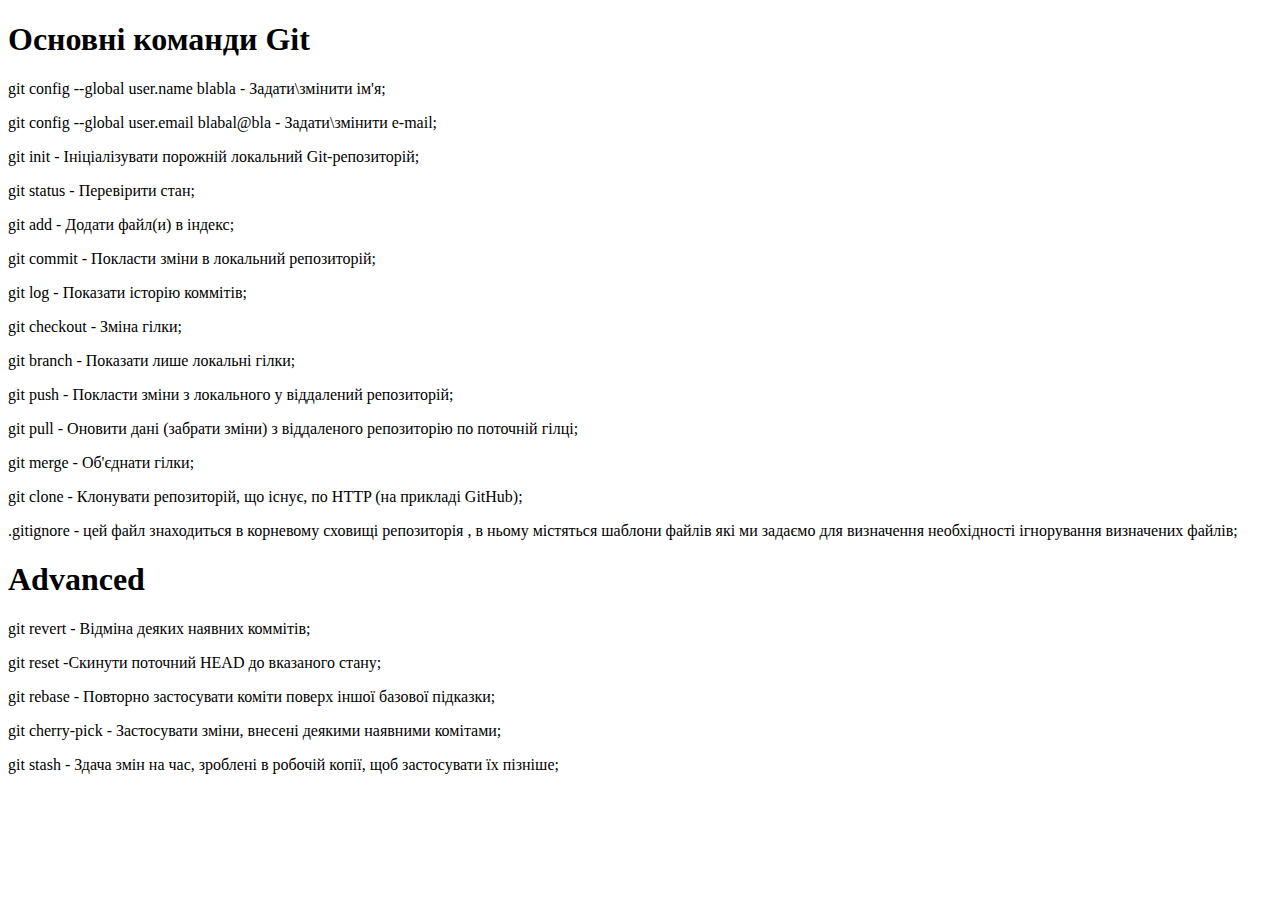
<file: HW1/index.html>
<!DOCTYPE html>
<html lang="en">
<head>
    <meta charset="UTF-8">
    <meta http-equiv="X-UA-Compatible" content="IE=edge">
    <meta name="viewport" content="width=device-width, initial-scale=1.0">
    <title>First HomeWork</title>
</head>
<body>
    <div class = "git command">
        <h1>Основні команди Git</h1>
        <p>git config --global user.name blabla - Задати\змінити ім'я;</p>
        <p>git config --global user.email blabal@bla - Задати\змінити e-mail;</p>
        <p>git init - Ініціалізувати порожній локальний Git-репозиторій;</p>
        <p>git status - Перевірити стан;</p>
        <p>git add - Додати файл(и) в індекс;</p>
        <p>git commit - Покласти зміни в локальний репозиторій;</p>
        <p>git log - Показати історію коммітів;</p>
        <p>git checkout - Зміна гілки;</p>
        <p>git branch - Показати лише локальні гілки;</p>
        <p>git push - Покласти зміни з локального у віддалений репозиторій;</p>
        <p>git pull - Оновити дані (забрати зміни) з віддаленого репозиторію по поточній гілці;</p>
        <p>git merge - Об'єднати гілки;</p>
        <p>git clone - Клонувати репозиторій, що існує, по HTTP (на прикладі GitHub);</p>
        <p>.gitignore - цей файл знаходиться в корневому сховищі репозиторія , в ньому містяться шаблони файлів які ми задаємо для визначення необхідності ігнорування визначених файлів;</p>
        <h1>Advanced</h1>
        <p>git revert - Відміна деяких наявних коммітів;</p>
        <p>git reset -Скинути поточний HEAD до вказаного стану;</p>
        <p>git rebase - Повторно застосувати коміти поверх іншої базової підказки;</p>
        <p>git cherry-pick - Застосувати зміни, внесені деякими наявними комітами;</p>
        <p>git stash - Здача змін на час, зроблені в робочій копії, щоб застосувати їх пізніше;</p>
    </div>
</body>
</html>
</file>
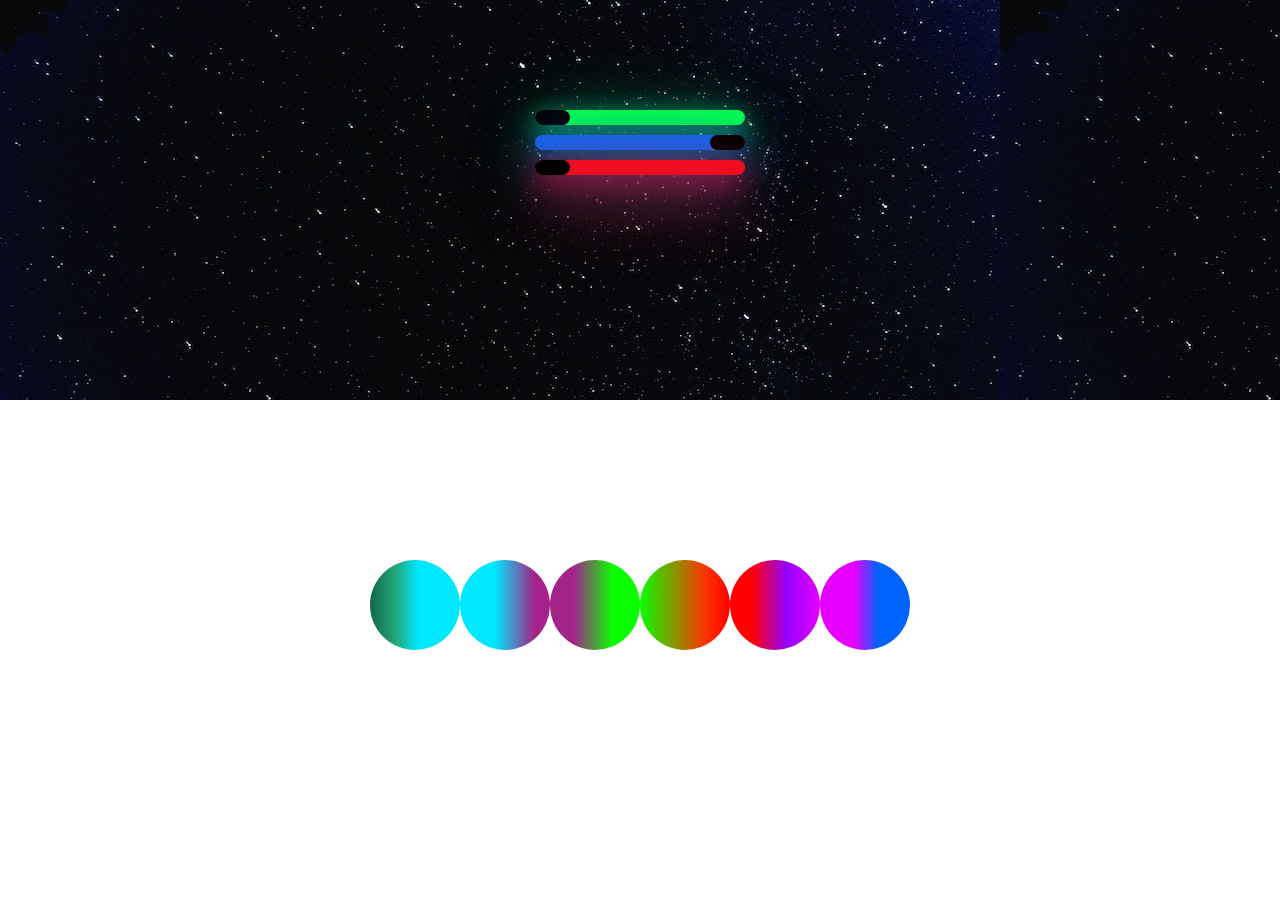
<file: HW10/index.html>
<!DOCTYPE html>
<html lang="en">
<head>
    <meta charset="UTF-8">
    <meta http-equiv="X-UA-Compatible" content="IE=edge">
    <meta name="viewport" content="width=device-width, initial-scale=1.0">
    <link rel="stylesheet" href="./styles/style.css">
    <title>Tenth HomeWork</title>
</head>
<body>
    <div class="container">
        <div class="laser laser_green"><div class="box"></div></div>
        <div class="laser laser_blue"><div class="box laser_blue_box"></div></div>
        <div class="laser laser-red"><div class="box"></div></div>
    </div>
    <div class="wrapper">
        <span class="item1"></span>
        <span class="item2"></span>
        <span class="item3"></span>
        <span class="item4"></span>
        <span class="item5"></span>
        <span class="item6"></span>
    </div>
</body>
</html>
</file>
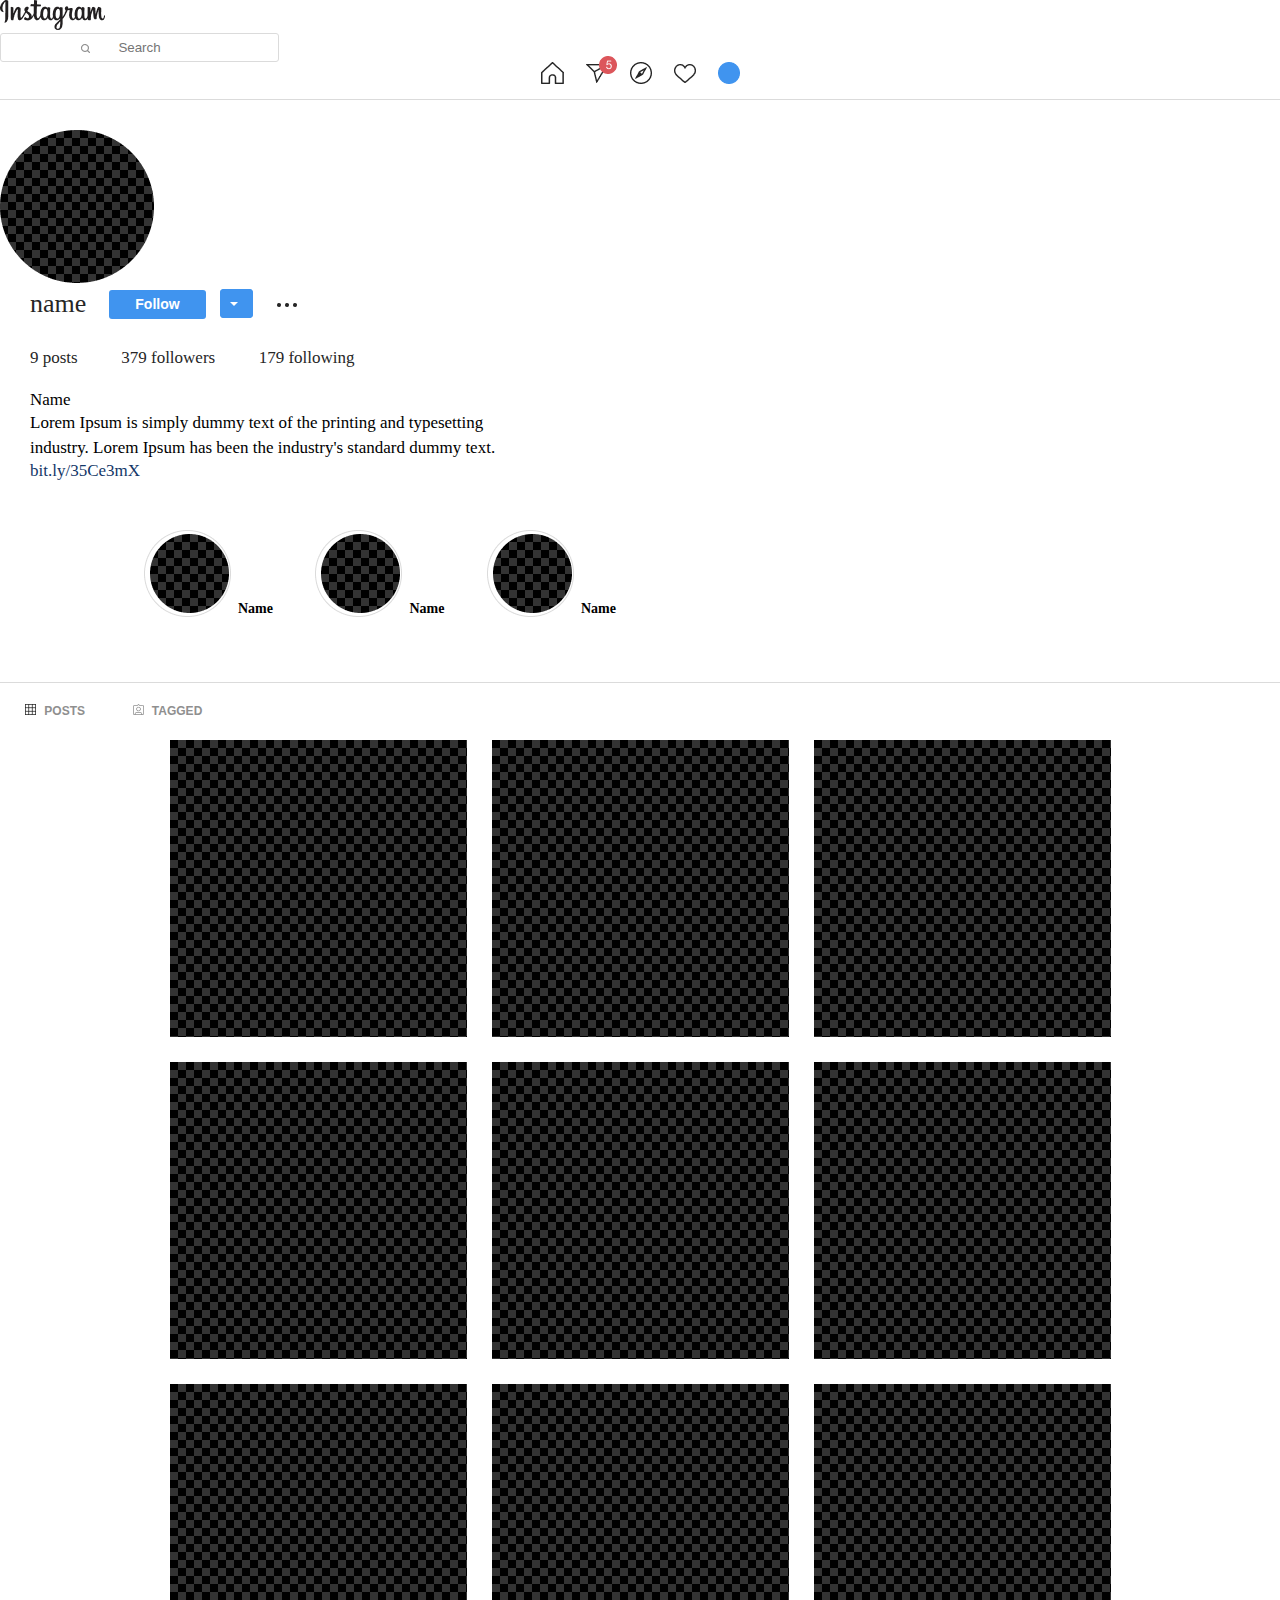
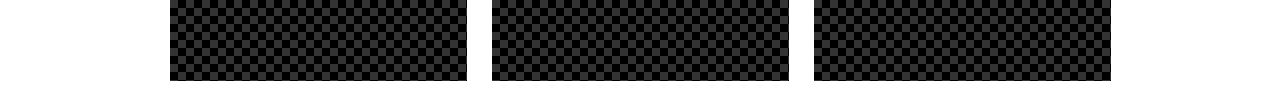
<file: HW11/index.html>
<!DOCTYPE html>
<html lang="en">
<head>
    <meta charset="UTF-8">
    <meta http-equiv="X-UA-Compatible" content="IE=edge">
    <meta name="viewport" content="width=device-width, initial-scale=1.0">
    <!-- CSS only -->
    <link href="https://cdn.jsdelivr.net/npm/bootstrap@5.2.2/dist/css/bootstrap.min.css" rel="stylesheet" integrity="sha384-Zenh87qX5JnK2Jl0vWa8Ck2rdkQ2Bzep5IDxbcnCeuOxjzrPF/et3URy9Bv1WTRi" crossorigin="anonymous">

    <link rel="stylesheet" href="./styles/reset.css">
    <link rel="stylesheet" href="./styles/style.css">
    <link rel="stylesheet" href="./styles/sizes.css">
    <title>Eleventh HomeWork</title>
</head>
<body>
    <header>
        <div class="container-fluid mt-3 wrapper">
            <div class="row">
                <div class="col-4 d-flex justify-content-center">
                    <a href="#"><img src="./images/header/logo.png" alt="logo_instagram"></a>
                </div>
                <div class="col-4 text-center input_header">
                    <input type="text" placeholder="Search" class="header_input">
                </div>
                <div class="col-4 text-center header_links">
                    <a href="#" class="header_link_icon home_icon"><img src="./images/header/house.png" alt=""></a>
                    <a href="#" class="header_link_icon direct"><img src="./images/header/direct.png" alt=""><img src="./images/header/dot.png" alt="" class="bg_masseg"><img src="./images/header/5.png" class="number" alt=""></a>
                    <a href="#" class="header_link_icon compas_icon"><img src="./images/header/compas.png" alt=""></a>
                    <a href="#" class="header_link_icon like_icon"><img src="./images/header/like.png" alt=""></a>
                    <a href="#" class="header_link_icon profile_icon"><img src="./images/header/profile.png" alt=""></a>
                </div>
            </div>  
        </div>
    </header>
    <main class="main">
        <div class="container-lg">
            <div class="row align-items-center content01">
                <div class="col-4 text-end">
                    <img src="./images/main/profile_logo.png" alt="logo">
                </div>
                <div class="col-7 interact_line">
                    <div class="interact">
                        <span class="nickname">name</span>
                        <button class="follow_btn">Follow</button>
                        <div class="more_info">
                            <button class="more_info_btn"><img src="./images/main/bg.png" alt=""><img src="./images/main/arrow.png" alt="" class="arrow"></button>
                        </div>
                        <button class="dots_info"><img class="dot" src="./images/main/more_dots(3dots).png" alt=""><img class="dot" src="./images/main/more_dots(3dots).png" alt=""><img class="dot" src="./images/main/more_dots(3dots).png" alt=""></button>
                    </div>
                    <div class="info_profile">
                        <a href="#"><span class="profile_follow">9 posts</span></a>
                        <a href="#"><span class="profile_follow">379 followers</span></a>
                        <a href="#"><span class="profile_follow">179 following</span></a>
                    </div>
                    <p class="name">Name</p>
                    <p class="bio">Lorem Ipsum is simply dummy text of the printing and typesetting industry. Lorem Ipsum has been the industry's standard dummy text.</p>
                    <a href="#" class="bio_link">bit.ly/35Ce3mX</a>
                </div>
            </div>
            <div class="row pg-4 stories ">
                <div class="highlight">
                    <div class="col-1 text-center story_btn">
                        <button class="hailights_btn"><img src="./images/main/fav_stories.png" alt=""><img class="border_st" src="./images/main/border_stories.png" alt=""></button>
                        <span class="btn_name">Name</span>
                    </div>
                    <div class="col-1 text-center story_btn">
                        <button class="hailights_btn"><img src="./images/main/fav_stories.png" alt=""><img class="border_st" src="./images/main/border_stories.png" alt=""></button>
                        <span class="btn_name">Name</span>
                    </div>
                    <div class="col-1 text-center story_btn">
                        <button class="hailights_btn"><img src="./images/main/fav_stories.png" alt=""><img class="border_st" src="./images/main/border_stories.png" alt=""></button>
                        <span class="btn_name">Name</span>
                    </div>
                </div>
            </div>
        </div>
        <div class="container-md d-flex justify-content-center content_photos">
            <button class="content_btn"><img src="./images/content/lines.png" alt="" class="btn_cont_pic"> POSTS</button>
            <button class="content_btn"><img src="./images/content/pic.png" alt="" class="btn_cont_pic"> TAGGED</button>
        </div>
        <div class="content_photo">
            <div class="photos">
                <img src="./images/content/content.png" alt="photo">
                <img src="./images/content/content.png" alt="photo">
                <img src="./images/content/content.png" alt="photo">
            </div>
            <div class="photos">
                <img src="./images/content/content.png" alt="photo">
                <img src="./images/content/content.png" alt="photo">
                <img src="./images/content/content.png" alt="photo">
            </div>
            <div class="photos">
                <img src="./images/content/content.png" alt="photo">
                <img src="./images/content/content.png" alt="photo">
                <img src="./images/content/content.png" alt="photo">
            </div>
        </div>
    </main> 

    <!-- JavaScript Bundle with Popper -->
    <script src="https://cdn.jsdelivr.net/npm/bootstrap@5.2.2/dist/js/bootstrap.bundle.min.js" integrity="sha384-OERcA2EqjJCMA+/3y+gxIOqMEjwtxJY7qPCqsdltbNJuaOe923+mo//f6V8Qbsw3" crossorigin="anonymous"></script>
</body>
</html>
</file>
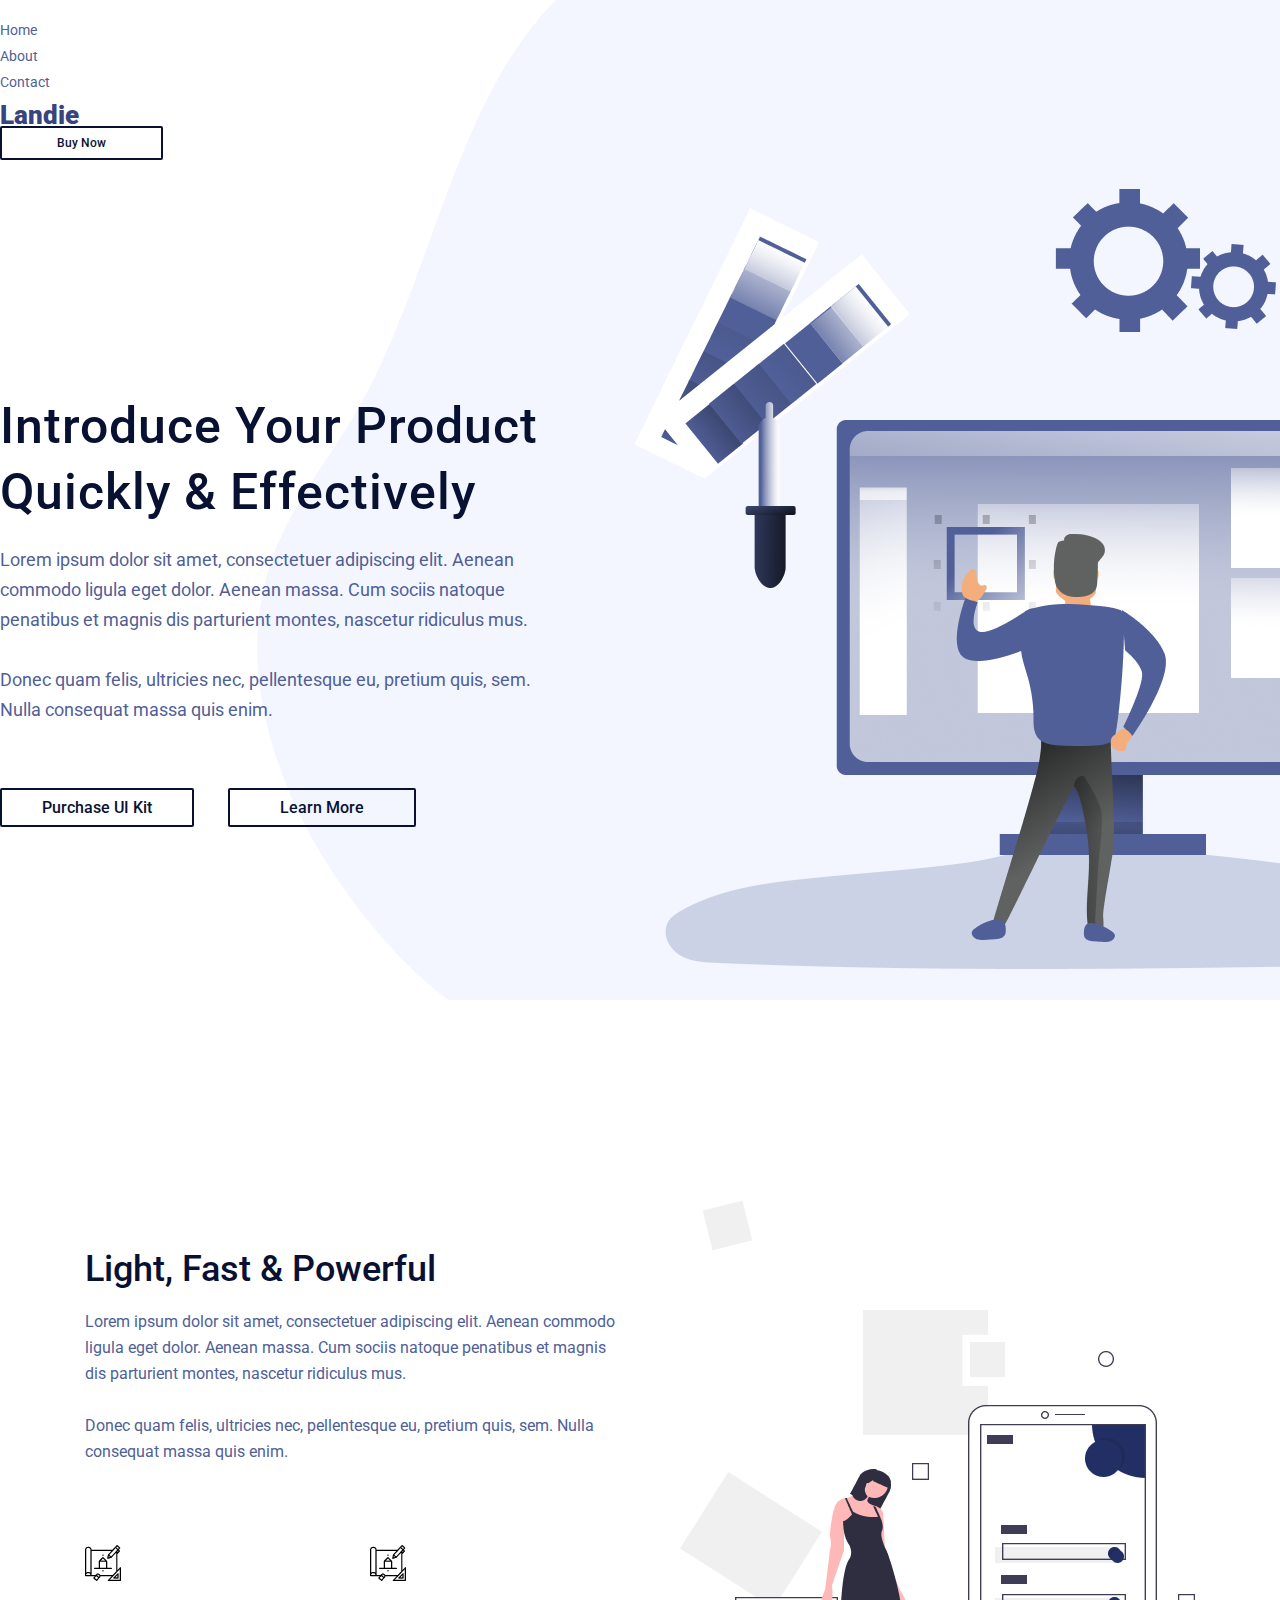
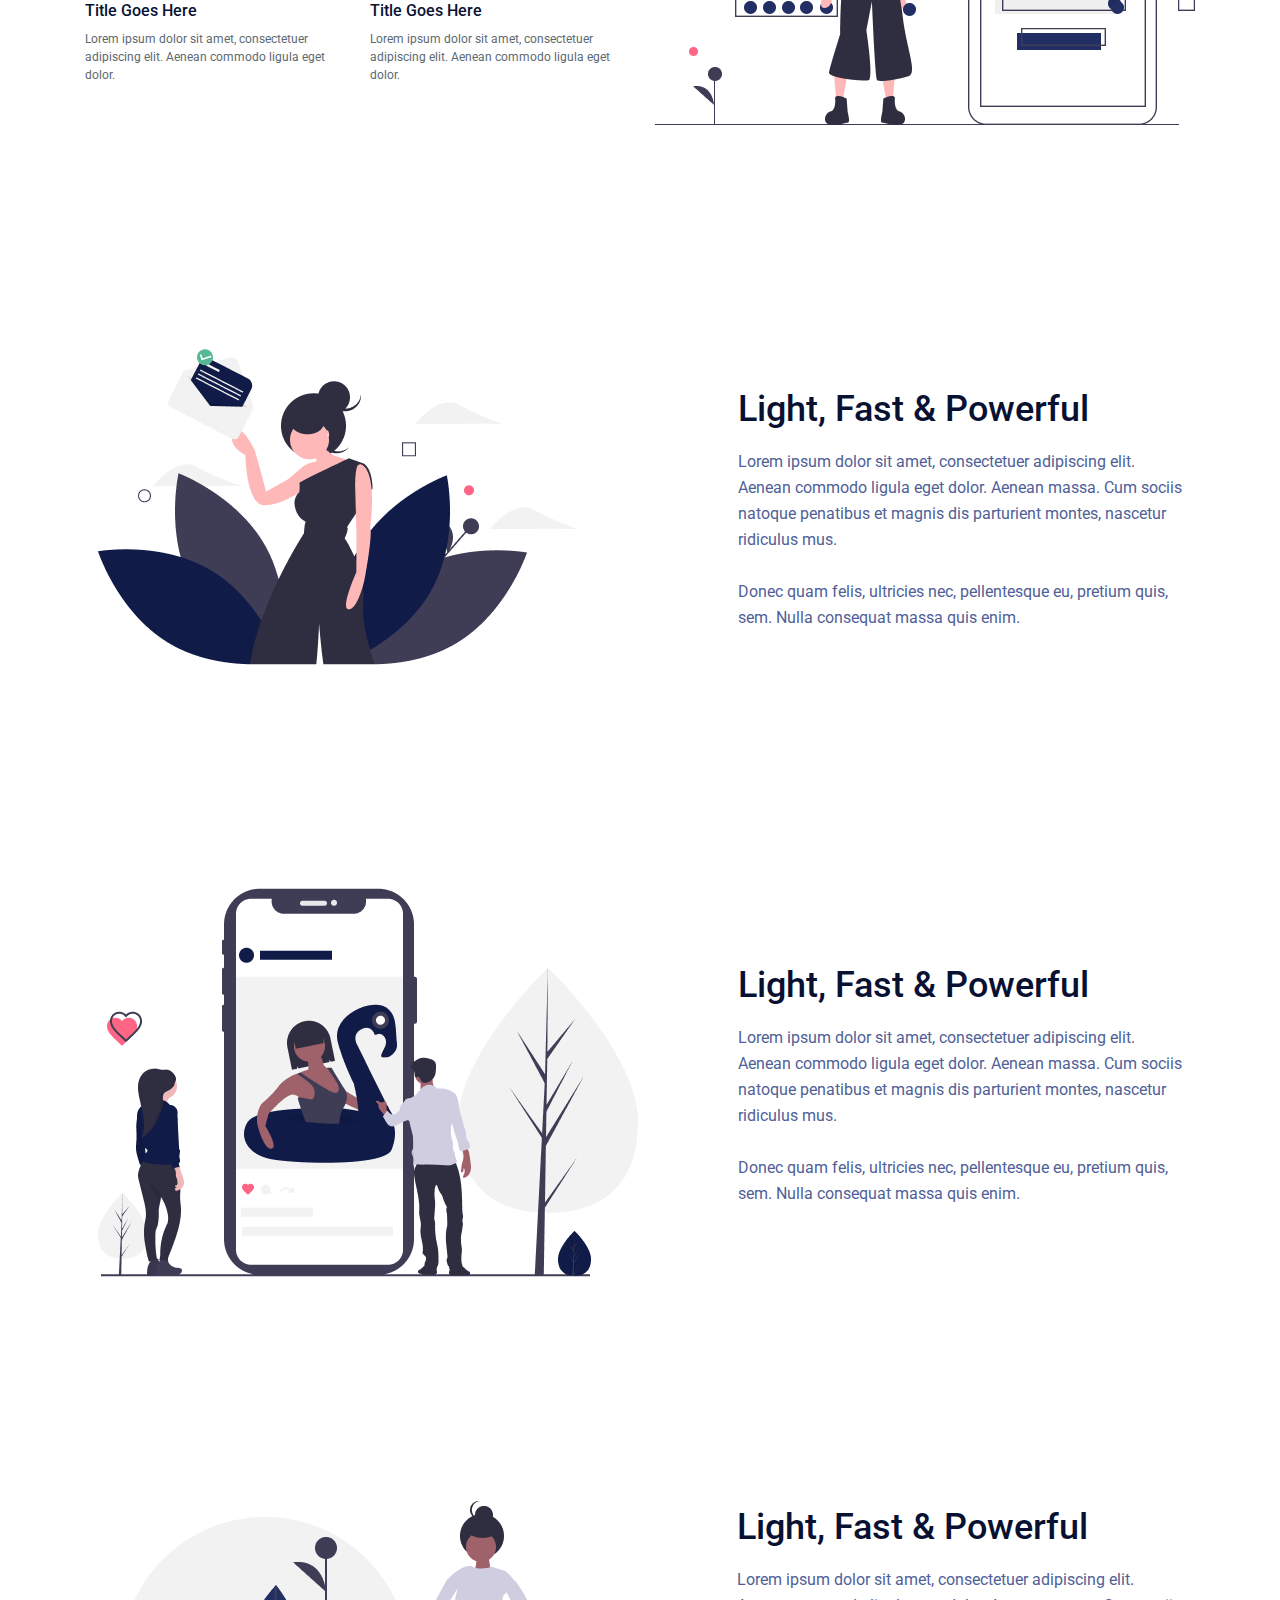
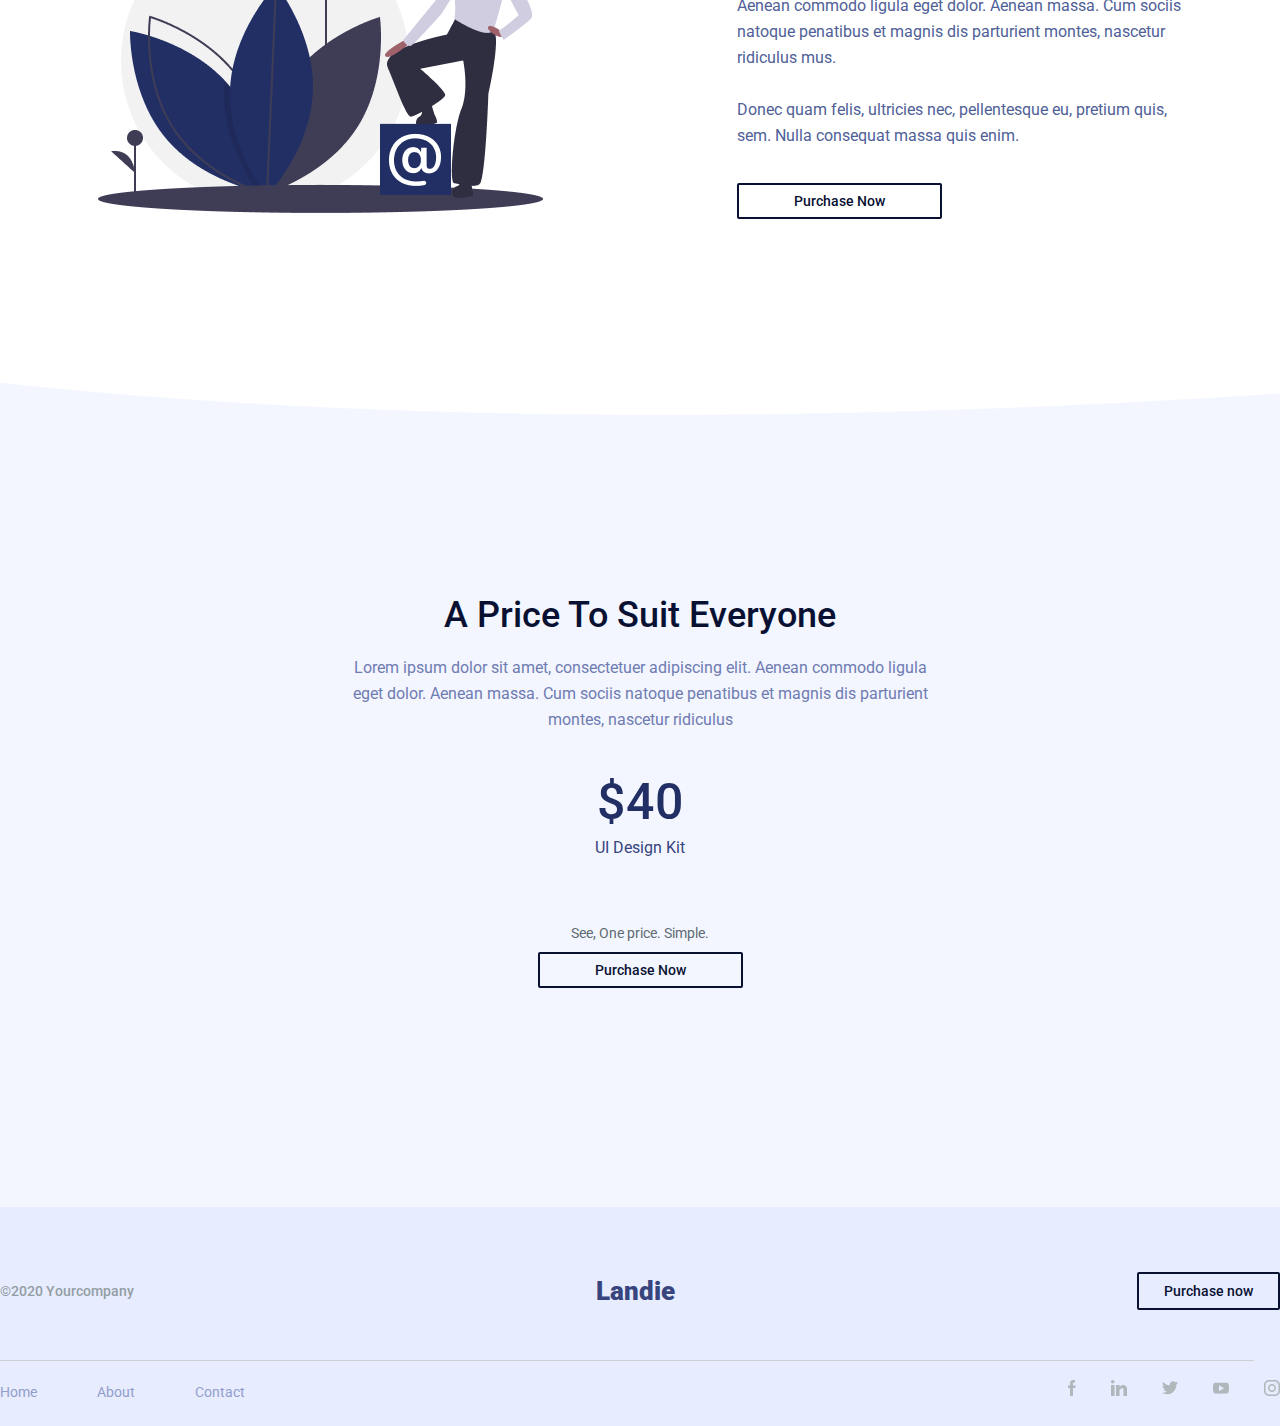
<file: HW12/index.html>
<!DOCTYPE html>
<html lang="en">
<head>
    <meta charset="UTF-8">
    <meta http-equiv="X-UA-Compatible" content="IE=edge">
    <meta name="viewport" content="width=device-width, initial-scale=1.0">
    <!-- CSS only -->
    <link href="https://cdn.jsdelivr.net/npm/bootstrap@5.2.2/dist/css/bootstrap.min.css" rel="stylesheet" integrity="sha384-Zenh87qX5JnK2Jl0vWa8Ck2rdkQ2Bzep5IDxbcnCeuOxjzrPF/et3URy9Bv1WTRi" crossorigin="anonymous">

    <link rel="preconnect" href="https://fonts.googleapis.com">
    <link rel="preconnect" href="https://fonts.gstatic.com" crossorigin>
    <link href="https://fonts.googleapis.com/css2?family=Roboto:wght@400;500;900&display=swap" rel="stylesheet"> 

    <link rel="stylesheet" href="./styles/reset.css">
    <link rel="stylesheet" href="./styles/style.css">
    <link rel="stylesheet" href="./styles/breakepoints/breakepoints.css">

    <title>HW12</title>
</head>
<body>
    <div class="wrapper">
        <header>
                <div class="container-xxl">
                    <div class="header_content"> 
                        <div class="row d-flex align-items-center">
                            <nav class="col-4 d-flex justify-content-center header_nav">
                                <a href="#">Home</a>
                                <a href="#">About</a>
                                <a href="#">Contact</a>
                            </nav>  
                            <div class="col-4 d-flex justify-content-center ">
                                <a href="#" class="header_logo">Landie</a>
                            </div>
                            <div class="col-4 d-flex justify-content-center">
                                <a href="#" class="header_btn">Buy Now</a>
                            </div>
                        </div>
                    </div>
        </header>
        <div class="section1">
                <div class="container-xxl d-flex justify-content-between align-items-center wrapper_section1">
                    <div class="section1_text">
                        <h1 class="section1_title">Introduce Your Product Quickly & Effectively</h1>
                        <p class="section1_info">Lorem ipsum dolor sit amet, consectetuer adipiscing elit. Aenean commodo ligula eget dolor. Aenean massa. Cum sociis natoque penatibus et magnis dis parturient montes, nascetur ridiculus 
                            mus. <br><br> Donec quam felis, ultricies nec, pellentesque eu, pretium quis, sem. Nulla consequat massa quis enim.</p>
                        <div class="section1_btn">
                            <a href="#" class="purchase_btn">Purchase UI Kit</a>
                            <a href="#" class="learn_btn">Learn More</a>
                        </div>
                    </div>
                </div>
        </div> 
    </div>  
    <main>
        <div class="d-flex justify-content-center section2">
                <div class="container-xxl section_content">
                    <div class="text">
                        <h2 class="section_title">Light, Fast & Powerful</h2>
                        <p class="section_info">Lorem ipsum dolor sit amet, consectetuer adipiscing elit. Aenean commodo ligula eget dolor. Aenean massa. Cum sociis natoque penatibus et magnis dis parturient montes, nascetur ridiculus 
                            mus.<br><br> Donec quam felis, ultricies nec, pellentesque eu, pretium quis, sem. Nulla consequat massa quis enim.</p>
                        <div class="cards">
                            <div class="add_info">
                                <img src="./images/section2/icon_sec2.png" alt="">
                                <h3 class="add_info_title">Title Goes Here</h3>
                                <p class="add_info_text">Lorem ipsum dolor sit amet, consectetuer adipiscing elit. Aenean commodo ligula eget dolor. </p>
                            </div>
                            <div class="add_info">
                                <img src="./images/section2/icon_sec2.png" alt="">
                                <h3 class="add_info_title">Title Goes Here</h3>
                                <p class="add_info_text">Lorem ipsum dolor sit amet, consectetuer adipiscing elit. Aenean commodo ligula eget dolor. </p>
                            </div>
                        </div>
                    </div>
                    <div class="section2_img">
                        <img src="./images/section2/photo_section2.png" alt="" class="img_section">
                    </div>
                </div>
        </div>
        <div class="d-flex justify-content-center section00">
                <div class="container-xxl section_content">
                    <div class="section2_img">
                        <img src="./images/section3/pic_sec3.png" alt="" class="img_section">
                    </div>
                    <div class="text">
                        <h2 class="section_title">Light, Fast & Powerful</h2>
                        <p class="section_info">Lorem ipsum dolor sit amet, consectetuer adipiscing elit. Aenean commodo ligula eget dolor. Aenean massa. Cum sociis natoque penatibus et magnis dis parturient montes, nascetur ridiculus 
                            mus.<br><br> Donec quam felis, ultricies nec, pellentesque eu, pretium quis, sem. Nulla consequat massa quis enim.</p>
                    </div>
                </div>
        </div>
        <div class="d-flex justify-content-center section00 sec2">
                <div class="container-xxl section_content">
                    <div class="section2_img">
                        <img src="./images/section4/pic_sec4.png" alt="" class="img_section">
                    </div>
                    <div class="text">
                        <h2 class="section_title">Light, Fast & Powerful</h2>
                        <p class="section_info">Lorem ipsum dolor sit amet, consectetuer adipiscing elit. Aenean commodo ligula eget dolor. Aenean massa. Cum sociis natoque penatibus et magnis dis parturient montes, nascetur ridiculus 
                            mus.<br><br> Donec quam felis, ultricies nec, pellentesque eu, pretium quis, sem. Nulla consequat massa quis enim.</p>
                    </div>
                </div>
        </div>
        <div class="d-flex justify-content-center section00 sec3">
                <div class="container-xxl section_content">
                    <div class="section2_img">
                        <img src="./images/pic_section5.png" alt="" class="img_section">
                    </div>
                    <div class="text">
                        <h2 class="section_title">Light, Fast & Powerful</h2>
                        <p class="section_info">Lorem ipsum dolor sit amet, consectetuer adipiscing elit. Aenean commodo ligula eget dolor. Aenean massa. Cum sociis natoque penatibus et magnis dis parturient montes, nascetur ridiculus 
                            mus.<br><br> Donec quam felis, ultricies nec, pellentesque eu, pretium quis, sem. Nulla consequat massa quis enim.</p>
                            <div class="sec3_btn">
                                <a href="#" class="purchase_btn">Purchase Now</a>
                            </div>
                    </div>
                </div>
        </div>   
        <div class="price_section">
            <div class="container-xxl content">
                <div class="information">
                    <h2 class="title_price">A Price To Suit Everyone</h2>
                    <p class="info_price">Lorem ipsum dolor sit amet, consectetuer adipiscing elit. Aenean commodo ligula eget dolor. Aenean massa. Cum sociis natoque penatibus et magnis dis parturient montes, nascetur ridiculus </p>
                </div>
                <div class="price_info">
                    <p class="price">$40</p>
                    <p class="under_price">UI Design Kit</p>
                </div>
                <div class="price_btn">
                    <p class="upper_btn">See, One price. Simple.</p>
                    <a href="#" class="buy_now">Purchase Now</a>
                </div>
            </div>
        </div>
    </main>
    <footer>
        <div class="container-xxl top_footer">
            <p class="info">©2020 Yourcompany</p>
            <a href="#" class="ft_logo">Landie</a>
            <a href="#" class="purchase_btn top_ft_btn">Purchase now</a>
        </div>
        <div class="container-xxl bottom_footer">
            <nav>
                <a href="#" class="bt_links">Home</a>
                <a href="#" class="bt_links">About</a>
                <a href="#" class="bt_links">Contact</a>
            </nav>
            <div class="ft_social">
                <a href="#"><svg width="8" height="16" viewBox="0 0 8 16" fill="none" xmlns="http://www.w3.org/2000/svg">
                    <path class="ft_socials" d="M5 5.5V3.5C5 2.948 5.448 2.5 6 2.5H7V0H5C3.343 0 2 1.343 2 3V5.5H0V8H2V16H5V8H7L8 5.5H5Z" fill="#B0B8BC"/>
                    </svg></a>
                <a href="#"><svg width="16" height="16" viewBox="0 0 16 16" fill="none" xmlns="http://www.w3.org/2000/svg">
                    <path class="ft_socials" fill-rule="evenodd" clip-rule="evenodd" d="M3.5 1.75C3.5 2.7165 2.7165 3.5 1.75 3.5C0.783502 3.5 0 2.7165 0 1.75C0 0.783502 0.783502 0 1.75 0C2.7165 0 3.5 0.783502 3.5 1.75ZM0 5H3.578V16H0V5ZM13.2998 5.12119C13.2954 5.11973 13.2909 5.11825 13.2864 5.11678C13.2616 5.10856 13.2367 5.10033 13.21 5.093C13.162 5.082 13.114 5.073 13.065 5.065C12.875 5.027 12.667 5 12.423 5C10.337 5 9.014 6.517 8.578 7.103V5H5V16H8.578V10C8.578 10 11.282 6.234 12.423 9V16H16V8.577C16 6.915 14.861 5.53 13.324 5.129C13.3159 5.12643 13.3078 5.12382 13.2998 5.12119Z" fill="#B0B8BC"/>
                    </svg>
                    </a>
                <a href="#"><svg width="16" height="16" viewBox="0 0 16 16" fill="none" xmlns="http://www.w3.org/2000/svg">
                    <path class="ft_socials" d="M16 2.87225C15.405 3.13325 14.771 3.30625 14.11 3.39025C14.79 2.98425 15.309 2.34625 15.553 1.57725C14.919 1.95525 14.219 2.22225 13.473 2.37125C12.871 1.73025 12.013 1.33325 11.077 1.33325C9.261 1.33325 7.799 2.80725 7.799 4.61425C7.799 4.87425 7.821 5.12425 7.875 5.36225C5.148 5.22925 2.735 3.92225 1.114 1.93125C0.831 2.42225 0.665 2.98425 0.665 3.58925C0.665 4.72525 1.25 5.73225 2.122 6.31525C1.595 6.30525 1.078 6.15225 0.64 5.91125C0.64 5.92125 0.64 5.93425 0.64 5.94725C0.64 7.54125 1.777 8.86525 3.268 9.17025C3.001 9.24325 2.71 9.27825 2.408 9.27825C2.198 9.27825 1.986 9.26625 1.787 9.22225C2.212 10.5213 3.418 11.4763 4.852 11.5073C3.736 12.3803 2.319 12.9063 0.785 12.9063C0.516 12.9063 0.258 12.8943 0 12.8613C1.453 13.7983 3.175 14.3333 5.032 14.3333C11.068 14.3333 14.368 9.33325 14.368 4.99925C14.368 4.85425 14.363 4.71425 14.356 4.57525C15.007 4.11325 15.554 3.53625 16 2.87225Z" fill="#B0B8BC"/>
                    </svg>
                    </a>
                <a href="#"><svg width="16" height="16" viewBox="0 0 16 16" fill="none" xmlns="http://www.w3.org/2000/svg">
                    <path class="ft_socials" fill-rule="evenodd" clip-rule="evenodd" d="M13.456 2.75875C14.415 2.81275 14.886 2.95475 15.32 3.72675C15.772 4.49775 16 5.82575 16 8.16475V8.16775V8.17275C16 10.5007 15.772 11.8387 15.321 12.6017C14.887 13.3737 14.416 13.5137 13.457 13.5787C12.498 13.6337 10.089 13.6667 8.002 13.6667C5.911 13.6667 3.501 13.6337 2.543 13.5777C1.586 13.5127 1.115 13.3727 0.677 12.6007C0.23 11.8377 0 10.4997 0 8.17175V8.16975V8.16675V8.16375C0 5.82575 0.23 4.49775 0.677 3.72675C1.115 2.95375 1.587 2.81275 2.544 2.75775C3.501 2.69375 5.911 2.66675 8.002 2.66675C10.089 2.66675 12.498 2.69375 13.456 2.75875ZM11 8.16675L6 5.16675V11.1667L11 8.16675Z" fill="#B0B8BC"/>
                    </svg></a>
                <a href="#"><svg width="16" height="16" viewBox="0 0 16 16" fill="none" xmlns="http://www.w3.org/2000/svg">
                    <path class="ft_socials" fill-rule="evenodd" clip-rule="evenodd" d="M5 0H11C13.761 0 16 2.239 16 5V11C16 13.761 13.761 16 11 16H5C2.239 16 0 13.761 0 11V5C0 2.239 2.239 0 5 0ZM11 14.5C12.93 14.5 14.5 12.93 14.5 11V5C14.5 3.07 12.93 1.5 11 1.5H5C3.07 1.5 1.5 3.07 1.5 5V11C1.5 12.93 3.07 14.5 5 14.5H11ZM4 8C4 5.791 5.791 4 8 4C10.209 4 12 5.791 12 8C12 10.209 10.209 12 8 12C5.791 12 4 10.209 4 8ZM5.5 8C5.5 9.378 6.622 10.5 8 10.5C9.378 10.5 10.5 9.378 10.5 8C10.5 6.621 9.378 5.5 8 5.5C6.622 5.5 5.5 6.621 5.5 8ZM12.833 3.7C12.833 3.99437 12.5944 4.233 12.3 4.233C12.0057 4.233 11.767 3.99437 11.767 3.7C11.767 3.40564 12.0057 3.167 12.3 3.167C12.5944 3.167 12.833 3.40564 12.833 3.7Z" fill="#B0B8BC"/>
                    </svg></a>
            </div>
        </div>
    </footer>
    
    <script src="https://cdn.jsdelivr.net/npm/bootstrap@5.2.2/dist/js/bootstrap.bundle.min.js" integrity="sha384-OERcA2EqjJCMA+/3y+gxIOqMEjwtxJY7qPCqsdltbNJuaOe923+mo//f6V8Qbsw3" crossorigin="anonymous"></script>
</body>
</html>
</file>
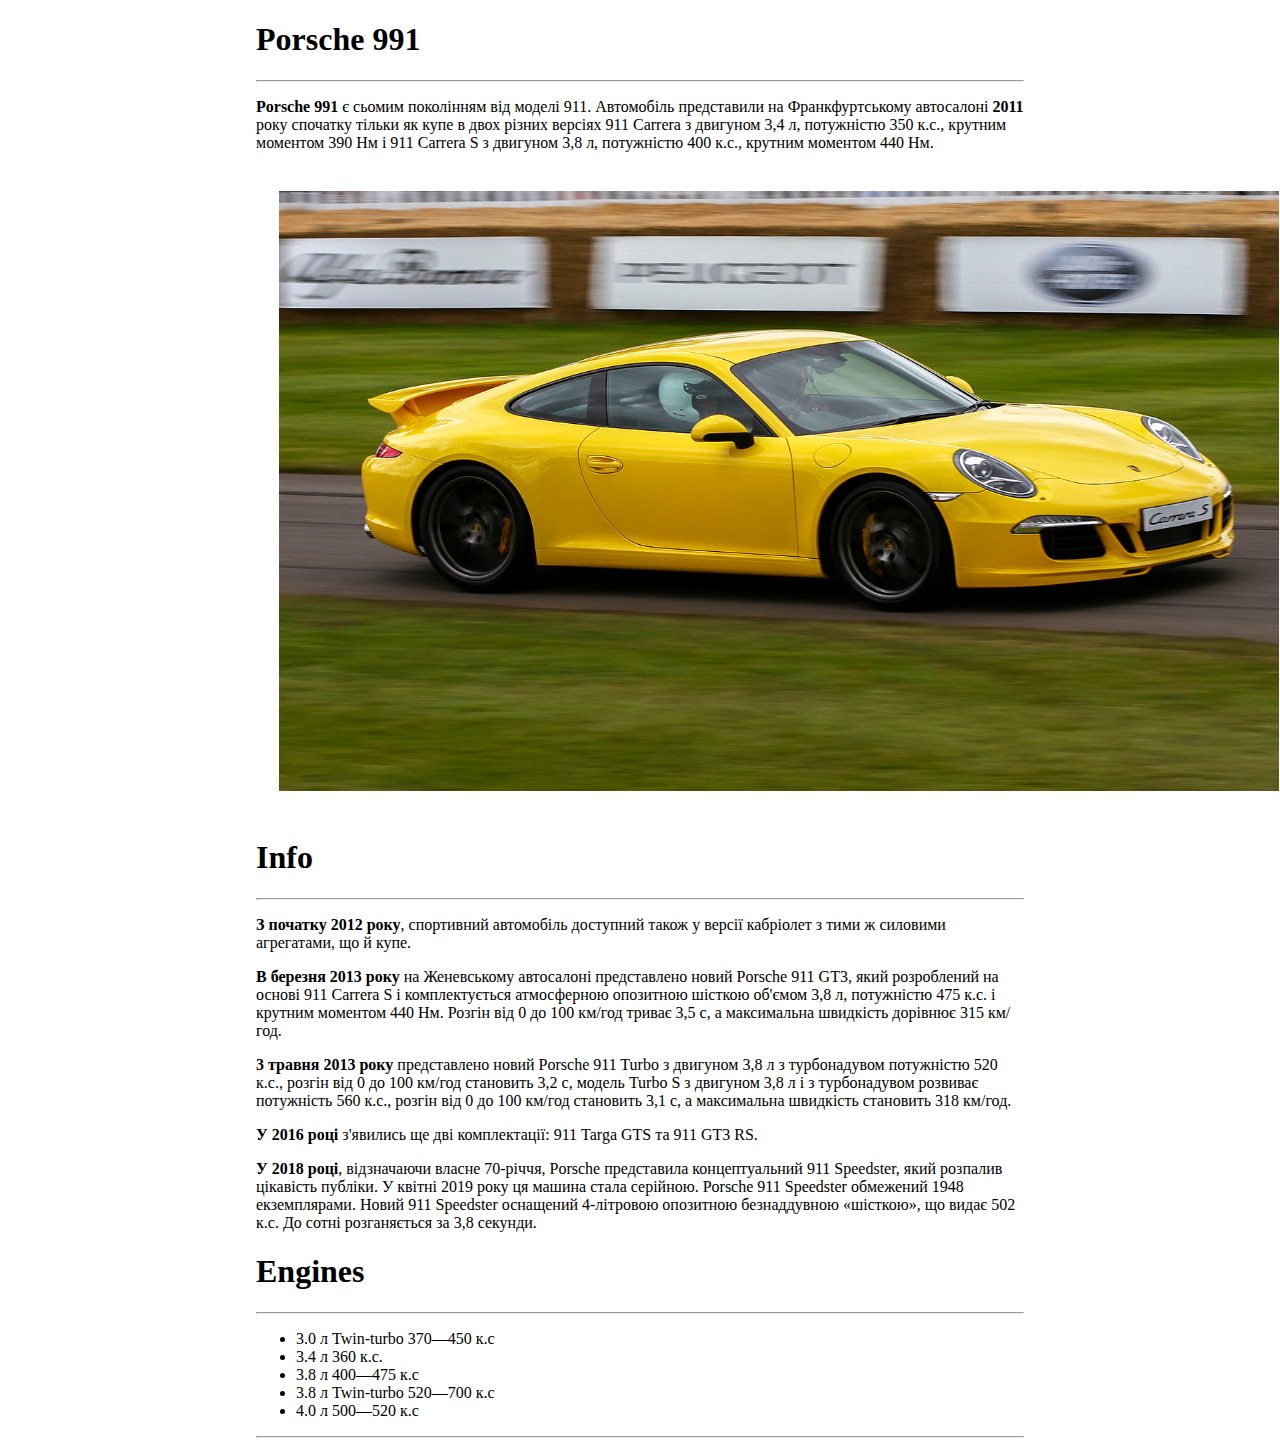
<file: HW2/index.html>
<!DOCTYPE html>
<html lang="en">
<head>
    <meta charset="UTF-8">
    <meta http-equiv="X-UA-Compatible" content="IE=edge">
    <meta name="viewport" content="width=device-width, initial-scale=1.0">
    <title>Second HomeWork</title>
</head>
<body style = "margin: 0 20% 0 20%;">
    <div id = "ed-class-transtalor-listener"></div>
    <section>
        <h1 class = 'Header'>Porsche 991</h1>
        <hr>
        <p class = "HeadInfo"><b>Porsche 991</b> є сьомим поколінням від моделі 911. Автомобіль представили на Франкфуртському автосалоні <strong>2011</strong> року спочатку тільки як купе в двох різних версіях 911 Carrera з двигуном 3,4 л, потужністю 350 к.с., крутним моментом 390 Нм і 911 Carrera S з двигуном 3,8 л, потужністю 400 к.с., крутним моментом 440 Нм.</p>
    </section>
    <section class = "Image">
        <img src = "Image/991.jpg" alt = "991" height="600px" width="1000px" style="margin: 3% 3% 3% 3%;"> 
    </section>
    <section>
        <div class = "MainInfo">
            <h1>Info</h1>
            <hr>
                <p><strong>З початку 2012 року</strong>, спортивний автомобіль доступний також у версії кабріолет з тими ж силовими агрегатами, що й купе.</p>

                <p><strong>В березня 2013 року</strong> на Женевському автосалоні представлено новий Porsche 911 GT3, який розроблений на основі 911 Carrera S і комплектується атмосферною опозитною шісткою об'ємом 3,8 л, потужністю 475 к.с. і крутним моментом 440 Нм. Розгін від 0 до 100 км/год триває 3,5 с, а максимальна швидкість дорівнює 315 км/год.</p>
                
                <p><strong>3 травня 2013 року</strong> представлено новий Porsche 911 Turbo з двигуном 3,8 л з турбонадувом потужністю 520 к.с., розгін від 0 до 100 км/год становить 3,2 с, модель Turbo S з двигуном 3,8 л і з турбонадувом розвиває потужність 560 к.с., розгін від 0 до 100 км/год становить 3,1 с, а максимальна швидкість становить 318 км/год.</p>
                
                <p><strong>У 2016 році</strong> з'явились ще дві комплектації: 911 Targa GTS та 911 GT3 RS.</p>
                
                <p><strong>У 2018 році</strong>, відзначаючи власне 70-річчя, Porsche представила концептуальний 911 Speedster, який розпалив цікавість публіки. У квітні 2019 року ця машина стала серійною. Porsche 911 Speedster обмежений 1948 екземплярами. Новий 911 Speedster оснащений 4-літровою опозитною безнаддувною «шісткою», що видає 502 к.с. До сотні розганяється за 3,8 секунди.</p>
        </div>    
    </section>
    <section>
        <h1 class = "Engines">Engines</h1>
        <hr>
        <ul class = "List Engine">
            <li>3.0 л Twin-turbo 370—450 к.с</li>
            <li>3.4 л 360 к.с.</li>
            <li>3.8 л 400—475 к.с</li>
            <li>3.8 л Twin-turbo 520—700 к.с</li>
            <li>4.0 л 500—520 к.с</li>
        </ul>
        <hr>
    </section>
</body>
</html>
</file>
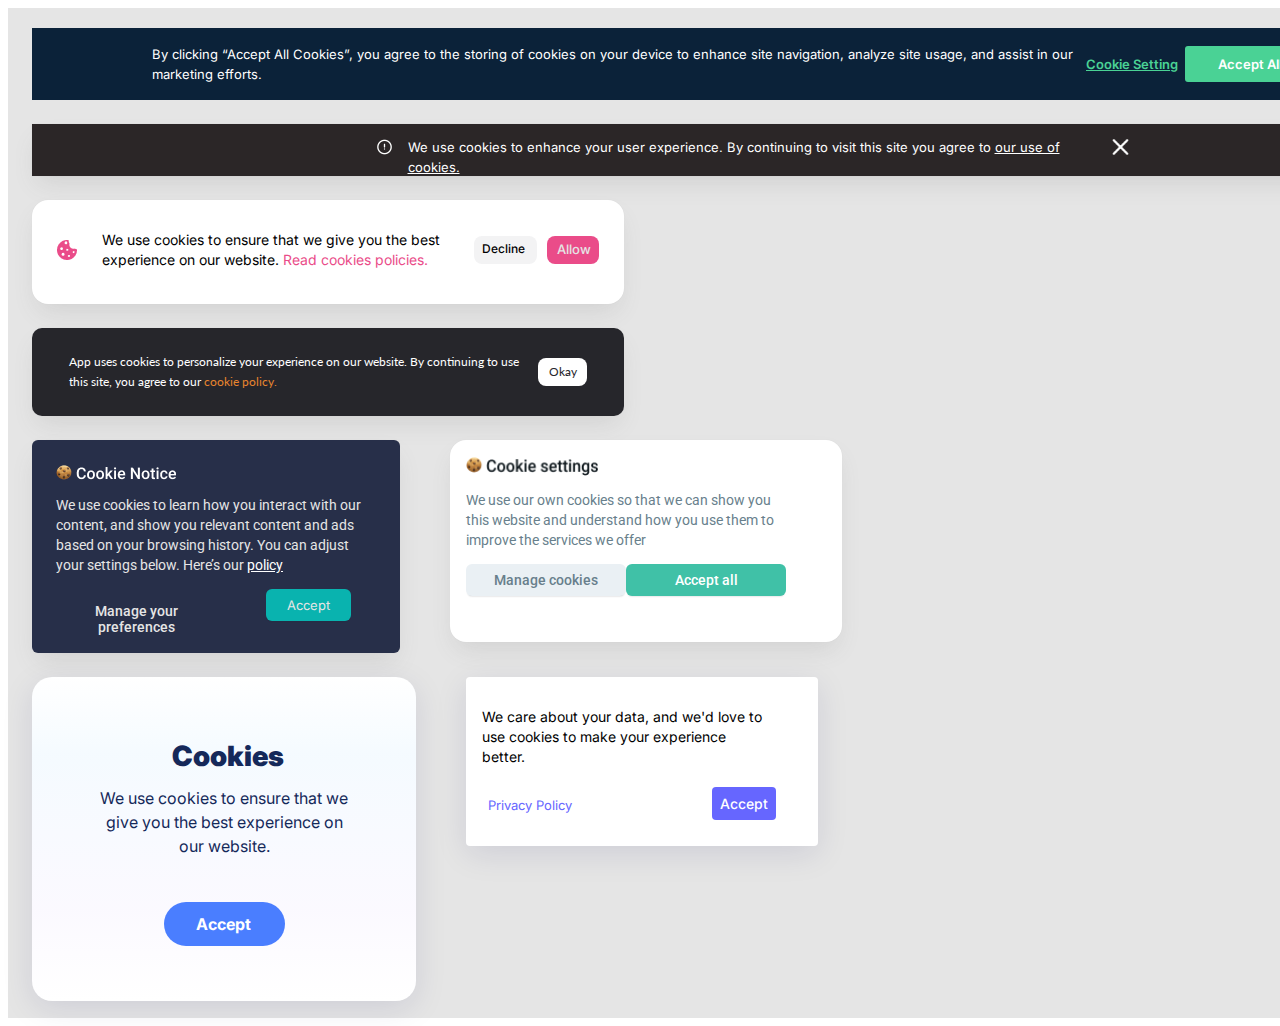
<file: HW3/index.html>
<!DOCTYPE html>
<html lang="en">
<head>
    <meta charset="UTF-8">
    <meta http-equiv="X-UA-Compatible" content="IE=edge">
    <meta name="viewport" content="width=device-width, initial-scale=1.0">
    <link rel="preconnect" href="https://fonts.googleapis.com">
    <link rel="preconnect" href="https://fonts.gstatic.com" crossorigin>
    <link href="https://fonts.googleapis.com/css2?family=Roboto&display=swap" rel="stylesheet">
    <link href="https://fonts.googleapis.com/css2?family=Lato:wght@100&display=swap" rel="stylesheet">
    <link href="https://fonts.googleapis.com/css2?family=Inter&family=Lato:wght@300&family=Roboto:wght@100&display=swap" rel="stylesheet">
    <link rel="stylesheet" href="./styles/style.css">
    <title>Third HomeWork</title>
</head>
<body>
    <div id="ed-class-translator-listener"></div>
    <div class="main_info">
        <div class="Banner1">
            <div class="Info_Banner1">
                <p class="Text_Banner1">
                    By clicking “Accept All Cookies”, you agree to the storing of cookies on your device to enhance site navigation, analyze site usage, and assist in our marketing efforts.
                </p>
               <div class="Buttons_Banner1">
                    <button class="Settings_Banner1">Cookie Setting</button>
                    <button class="Accept_Banner1">Accept All</button>
                </div>
            </div>
        </div>
        <div class="Banner2">
            <div class="Info_Banner2">
                <img src="./photo/warning.png">
                <p class="Text_Banner2">We use cookies to enhance your user experience. By continuing to visit this site you agree to <a href="#">our use of cookies.</a></p>
                <img src="./photo/decline.png">
            </div>
        </div>
        <div class="Banner3">
            <div class="Info_Banner3">
                <img src="./photo/banner3.png">
                <p class="Text_Banner3">We use cookies to ensure that we give you the best experience on our website.<a href="#"> Read cookies policies.</a></p>
                <div class="Buttons_Banner3">
                    <button class="Decline_Banner3">Decline</button>
                    <button class="Allow_Banner3">Allow</button>
                </div>
            </div>
        </div>
        <div class="Banner4">
            <div class="Info_Banner4">
                <p class="Text_Banner4">App uses cookies to personalize your experience on our website. By continuing to use this site, you agree to our <a href="#">cookie policy.</a></p>
                <div class="Buttons_Banner4">
                    <button class="Okay_Banner4">Okay</button>
                </div>
            </div>
        </div>
        <div class="Banners5_6">
            <div class="Banner5">
                <div class="Info_Banner5">
                    <img src="./photo/banner5.png" class="logo_banner5">
                    <p class="Text_Banner5">We use cookies to learn how you interact with our content, and show you relevant content and ads based on your browsing history. You can adjust your settings below. Here’s our <a href="#">policy</a></p>
                        <div class="Buttons_Banner5">
                            <p class="Manage_Banner5">Manage your preferences</p>
                            <button class="Accept_Banner5">Accept</button>
                        </div>
                </div>
            </div>
            <div class="Banner6">
                <div class="Info_Banner6">
                    <img src="./photo/Banner6.png" class="logo_banner6">
                    <p class="Text_Banner6">We use our own cookies so that we can show you this website and understand how you use them to improve the services we offer</p>
                    <div class="Buttons_Banner6">
                        <button class="Manage_Banner6">Manage cookies</button>
                        <button class="Accept_Banner6">Accept all</button>
                    </div>
                </div>
            </div>
        </div>
        <div class="Banners7_8">
            <div class="Banner7">
                <div class="Info_Banner7">
                    <h2 class="Cookies_Banner7">Cookies</h2>
                    <p class="Text_Banner7">We use cookies to ensure that we give you the best experience on our website.</p>
                    <button class="Accept_Banner7">Accept</button>
                </div>
            </div>
            <div class="Banner8">
                <div class="Info_Banner8">
                    <p class="Text_Banner8">We care about your data, and we'd love to use cookies to make your experience better.</p>
                    <div class="Items_Banner8">
                        <p class="Link_Banner8"><a href="#">Privacy Policy</a></p>
                        <button class="Accept_Banner8">Accept</button>
                    </div>
                </div>
            </div>
        </div>
    </div>
</body>
</html>
</file>
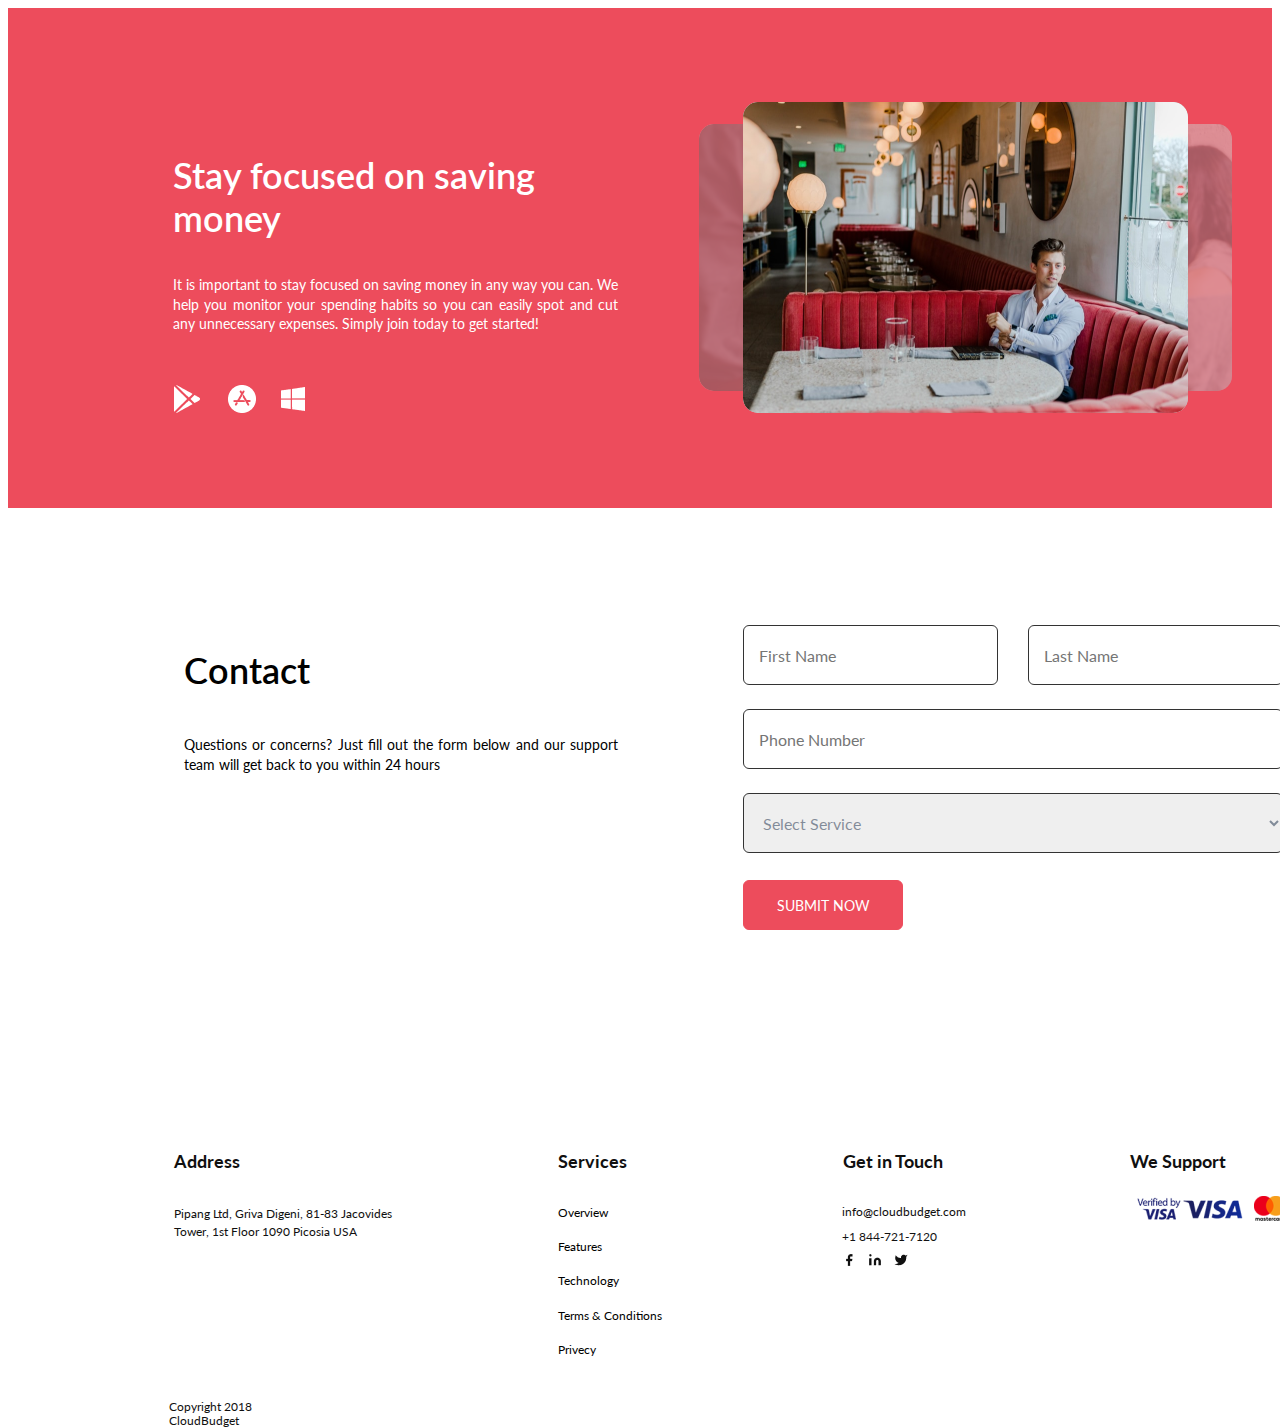
<file: HW4/index.html>
<!DOCTYPE html>
<html lang="en">
<head>
    <meta charset="UTF-8">
    <meta http-equiv="X-UA-Compatible" content="IE=edge">
    <meta name="viewport" content="width=device-width, initial-scale=1.0">
    <link rel="preconnect" href="https://fonts.googleapis.com">
    <link rel="preconnect" href="https://fonts.gstatic.com" crossorigin>
    <link href="https://fonts.googleapis.com/css2?family=Lato&display=swap" rel="stylesheet">
    <link rel="stylesheet" href="./styles/style.css">
    <title>The Fourth HomeWork</title>
</head>
<body>
    <div id="ed-class-translator-listener"></div>
    <header class="Header">
        <div class="Info_Header">
            <h1 class="Title_Header">Stay focused on saving money</h1>
            <p class="Text_Header">
                It is important to stay focused on saving money in any way you can. We help you monitor your spending habits so you can easily spot and cut any unnecessary expenses. Simply join today to get started!
            </p>
            <div class="Icons_Header">
                <img src="./images/Icons.png">
            </div>
            <div class="Images_Header">
                <img src="./images/Left_Image.png" class="Left_Header">
                <img src="./images/Right_Image.png" class="Right_Header">
                <img src="./images/Centre_Image.png" class="Centre_Header">
            </div>
        </div>
    </header>
    <main class="Main">
        <div class="Info_Main">
            <h1 class="Title_Main">Contact</h1>
            <p class="Text_Main">Questions or concerns? Just fill out the form below and our support team will get back to you within 24 hours</p>
            <form action="submit" class="Contact_Main">
                <div class="Small_Input">
                    <input required type="text" name="First_Name" class="First_Name" placeholder="First Name">
                    <input required type="text" name="Last_Name" class="Last_Name" placeholder="Last Name">
                </div>
                <div class="Big_Input">
                    <input required type="tel" name="Phone_Number" class="Phone_Number" placeholder="Phone Number">
                    <select type="service" name="Select_Service" class="Select_Service" required>
                        <option value="0" disabled="" selected="" hidden="">Select Service</option>
                        <option value="1">First Service</option>
                        <option value="2">Second Service</option>
                        <option value="3">Third Service</option>
                    </select>
                </div>
                <div class="Buttons_Main">
                    <button class="Button_Main">Submit Now</button>
                </div>
            </form>
        </div>
    </main>
    <footer class="Footer">
        <div class="Info_Footer">
            <div class="Address_Footer">
                <h1 class="Address">Address</h1>
                <p class="Location">
                    Pipang Ltd, Griva Digeni,
                    81-83 Jacovides Tower, 1st Floor
                    1090 Picosia USA
                </p>
                <p class="Copyright">Copyright 2018 CloudBudget</p>
            </div>
            <div class="Services_Footer">
                <h1 class="Services">Services</h1>
                <div class="Ref_Footer">
                    <p><a class="Overview" href="#">Overview</a></p>
                    <p><a class="Features" href="#">Features</a></p>
                    <p><a class="Technology" href="#">Technology</a></p>
                    <p><a class="Terms" href="#">Terms & Conditions</a></p>
                    <p><a class="Privecy" href="#">Privecy</a></p>
                </div>
            </div>
            <div class="Get_In_Touch">
                <h1 class="GetIn">Get in Touch</h1>
                <p class="e-mail">info@cloudbudget.com</p>
                <p class="number">+1 844-721-7120</p>
                <a class="media" href="#">
                    <img src="./images/Social.png" class="social_media">
                </a>
            </div>
            <div class="Support_Footer">
                <h1 class="We_Support">We Support</h1>
                <img src="./images/credit_cards.png" class="Credit_Cards">
            </div>
        </div>
    </footer>
</body>
</html>
</file>
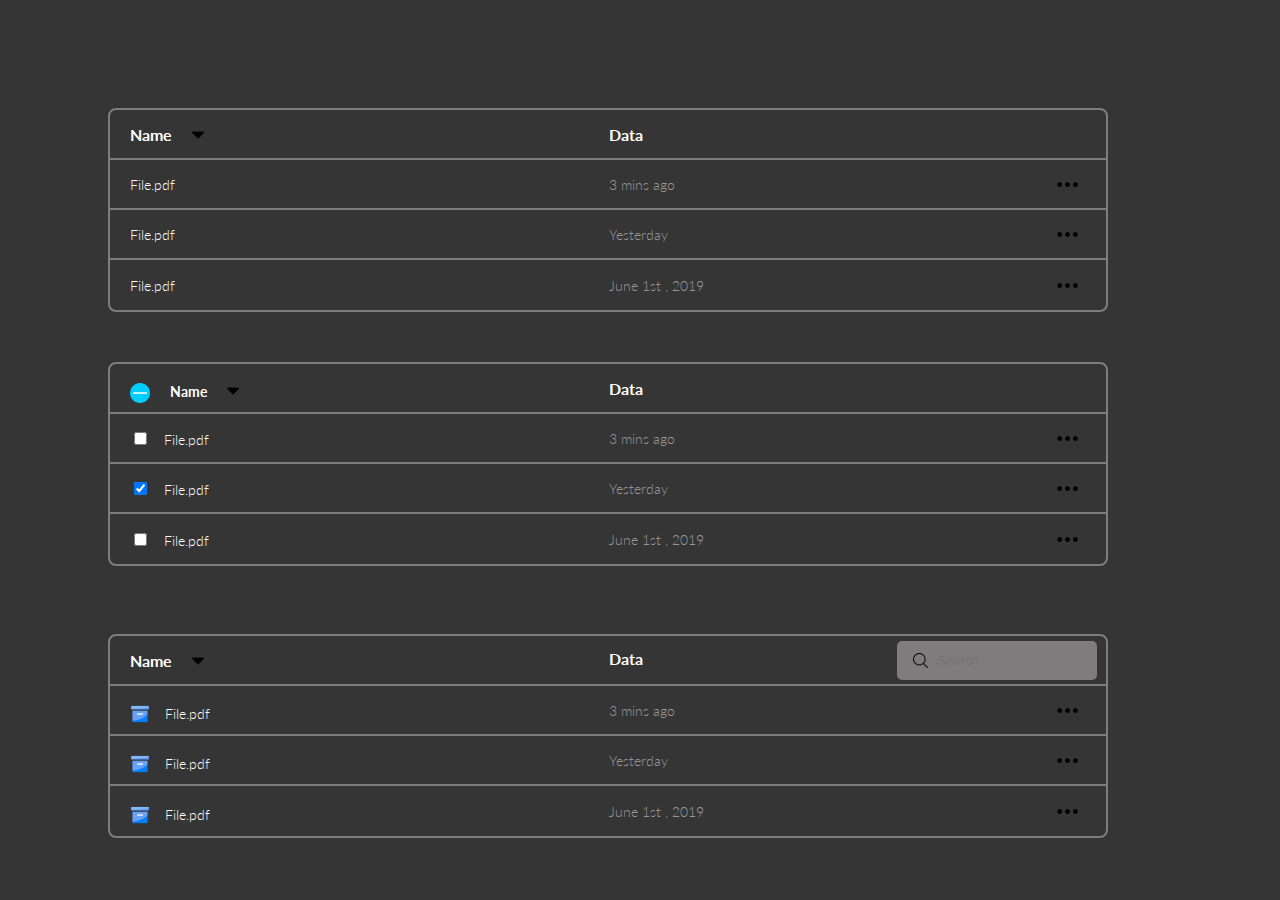
<file: HW5/index.html>
<!DOCTYPE html>
<html lang="en">
<head>
    <meta charset="UTF-8">
    <meta http-equiv="X-UA-Compatible" content="IE=edge">
    <meta name="viewport" content="width=device-width, initial-scale=1.0">

    <link rel="preconnect" href="https://fonts.googleapis.com">
    <link rel="preconnect" href="https://fonts.gstatic.com" crossorigin>
    <link href="https://fonts.googleapis.com/css2?family=Bebas+Neue&family=Lato&display=swap" rel="stylesheet"> 

    <link rel="stylesheet" href="./styles/style.css">
    <title>Fifth HomeWork</title>
</head>
<body>
    
    <div class="container">
        <!--Table 1-->
        <table>
            <thead>
                <tr>
                    <th class="heading"><span>Name</span><img src="./img/triangl.png" alt="more_inf" class="tiangle"></th>
                    <th class="date" colspan="2">Data</th>
                </tr>
            </thead>
            <tbody>
                <tr>
                    <td class="file">File.pdf</td>
                    <td class="inform">3 mins ago</td>
                    <td class="dots"><img src="./img/dots.png" alt="" class="dot"></td>
                </tr>
                <tr>
                    <td class="file">File.pdf</td>
                    <td class="inform">Yesterday</td>
                    <td class="dots"><img src="./img/dots.png" alt="" class="dot"></td>
                </tr>
                <tr>
                    <td class="file_bottom">File.pdf</td>
                    <td class="inform_bottom">June 1st , 2019</td>
                    <td class="dots_bottom"><img src="./img/dots.png" alt="" class="dot"></td>
                </tr>
            </tbody>
        </table>
        <!--Table 2-->
        <table>
            <thead>
                <tr>
                    <th class="heading_2"><img src="./img/minus-button.png" alt="minus" class="minus"><span>Name</span><img src="./img/triangl.png" alt="more_inf" class="tiangle">
                    </th>
                    <th class="date" colspan="2">Data</th>
                </tr>
            </thead>
            <tbody>
                <tr>
                    <td class="file_2"> <input type="checkbox" class="choose">  File.pdf</td>
                    <td class="inform">3 mins ago</td>
                    <td class="dots"><img src="./img/dots.png" alt="" class="dot"></td>
                </tr>
                <tr>
                    <td class="file_2"> <input type="checkbox" class="choose" checked> File.pdf</td>
                    <td class="inform">Yesterday</td>
                    <td class="dots"><img src="./img/dots.png" alt="" class="dot"></td>
                </tr>
                <tr>
                    <td class="file_bottom_2"> <input type="checkbox" class="choose" > File.pdf</td>
                    <td class="inform_bottom">June 1st , 2019</td>
                    <td class="dots_bottom"><img src="./img/dots.png" alt="" class="dot"></td>
                </tr>
            <!--Table 3-->
            <table >
                <thead>
                    <tr>
                        <th class="heading"><span>Name</span><img src="./img/triangl.png" alt="more_inf" class="tiangle"></th>
                        <img src="./img/search-interface-symbol.png" alt="search" class="search_img"> 
                        <th class="date" colspan="2" >Data <input type="text" placeholder="Search"> </th>
                    </tr>
                </thead>
                <tbody>
                    <tr>
                        <td class="file"><img src="./img/archive.png" alt="archive" class="archive">File.pdf</td>
                        <td class="inform">3 mins ago</td>
                        <td class="dots"><img src="./img/dots.png" alt="" class="dot"></td>
                    </tr>
                    <tr>
                        <td class="file"><img src="./img/archive.png" alt="archive" class="archive">File.pdf</td>
                        <td class="inform">Yesterday</td>
                        <td class="dots"><img src="./img/dots.png" alt="" class="dot"></td>
                    </tr>
                    <tr>
                        <td class="file_bottom"><img src="./img/archive.png" alt="archive" class="archive">File.pdf</td>
                        <td class="inform_bottom">June 1st , 2019</td>
                        <td class="dots_bottom"><img src="./img/dots.png" alt="" class="dot"></td>
                    </tr>
                </tbody>
            </table>
            </tbody>
        </table>
    </div>
    
</body>
</html>
</file>
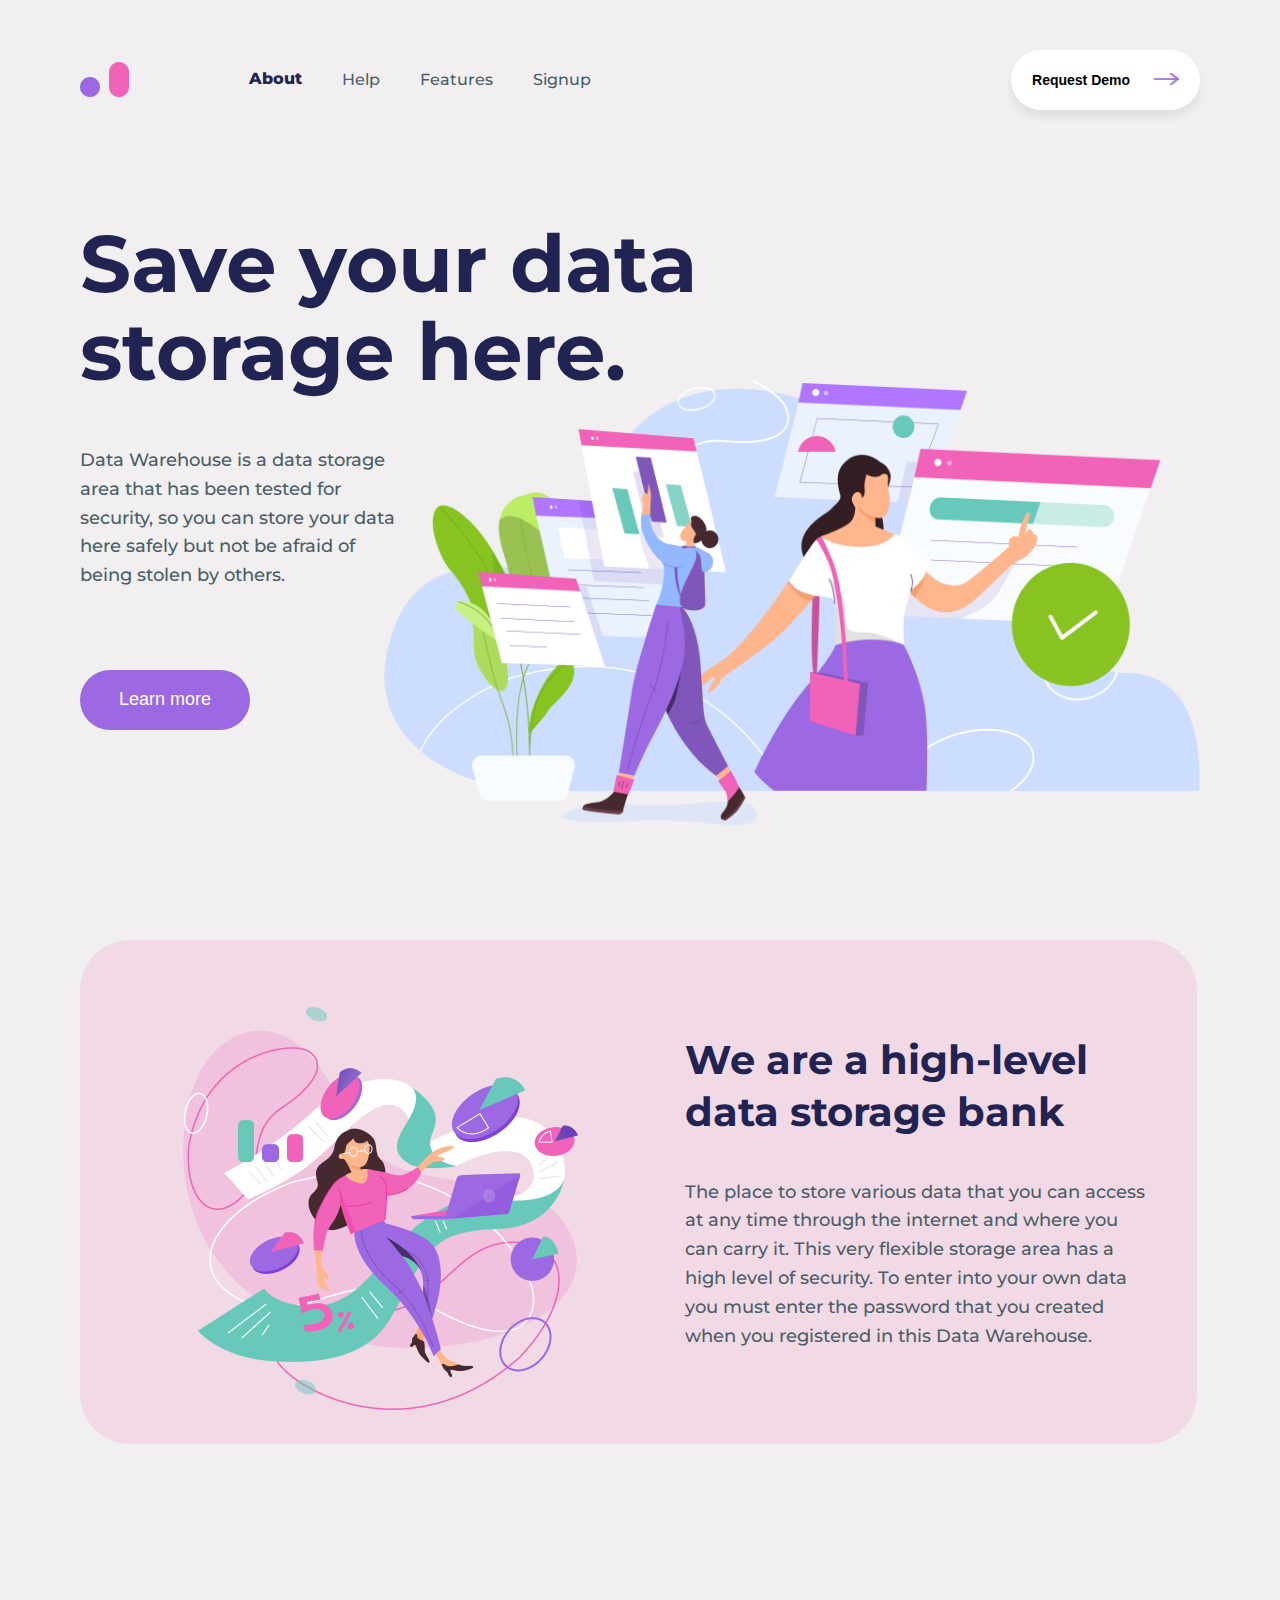
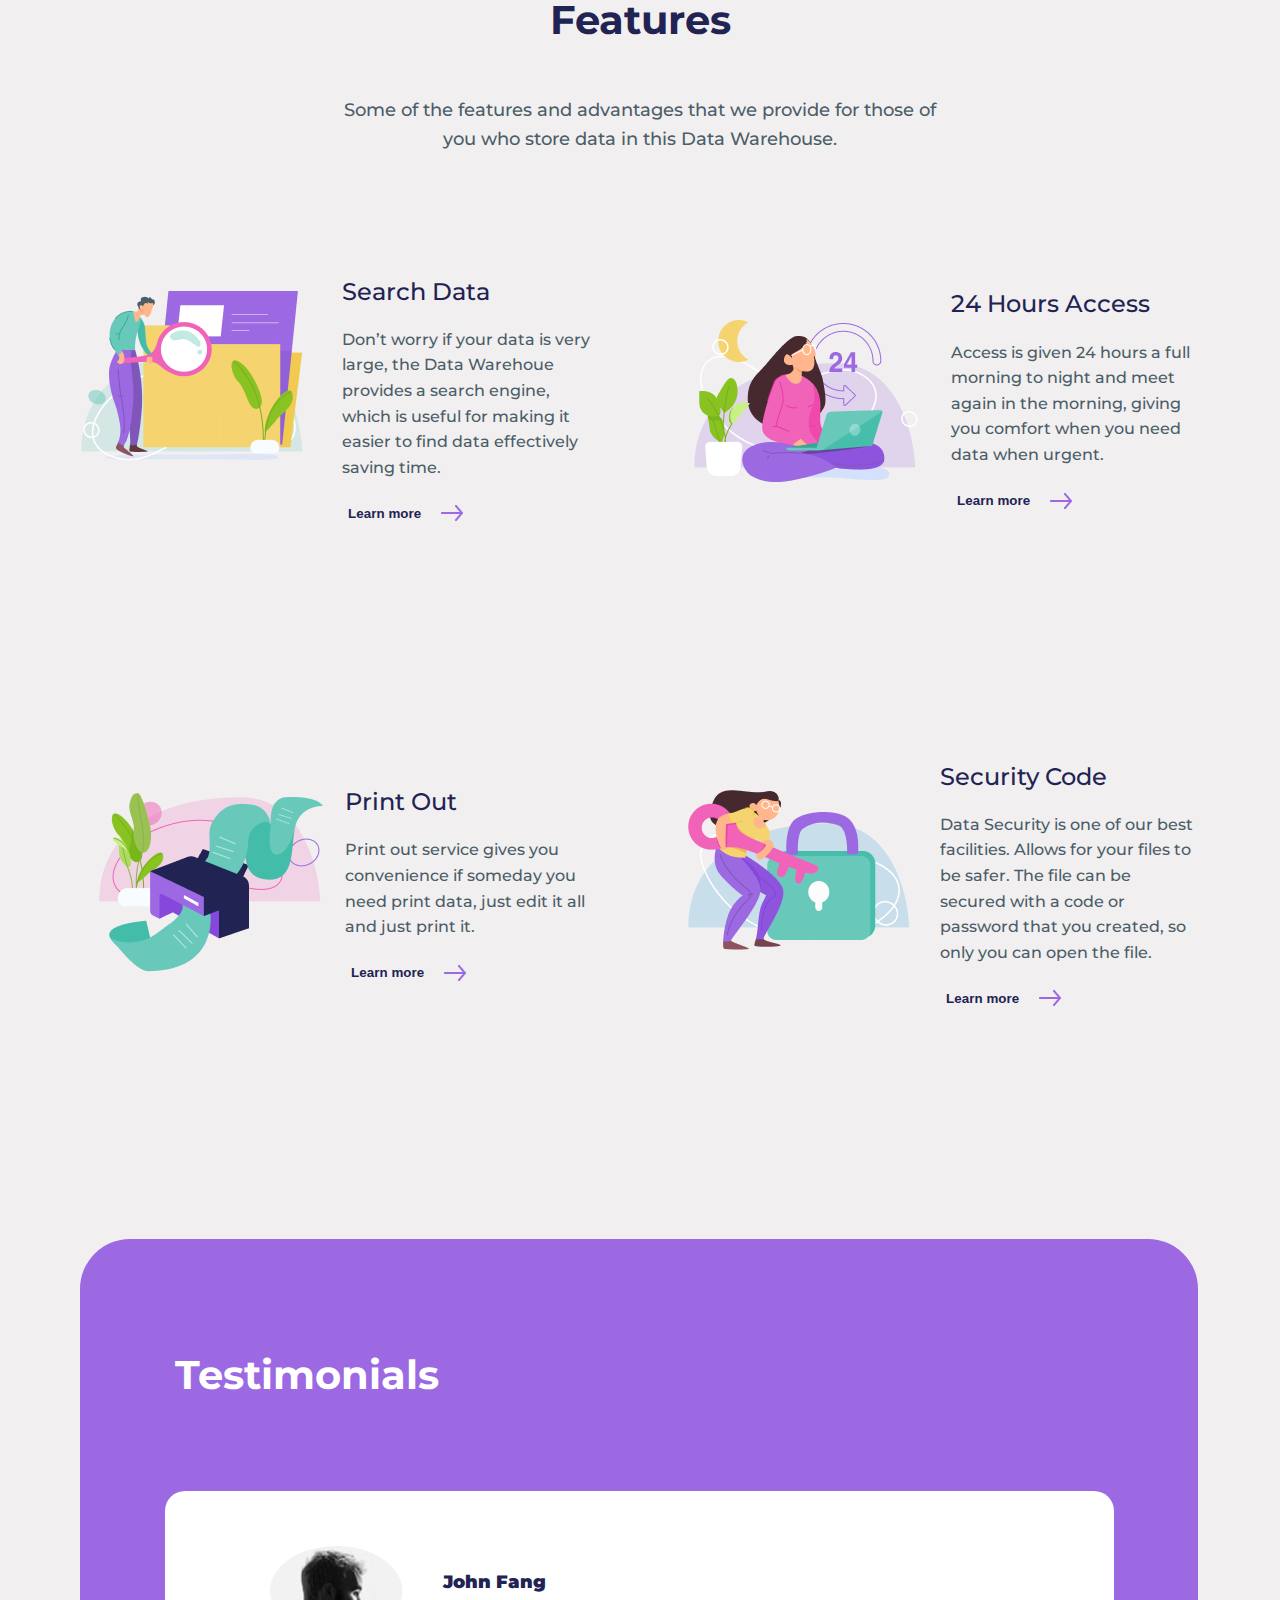
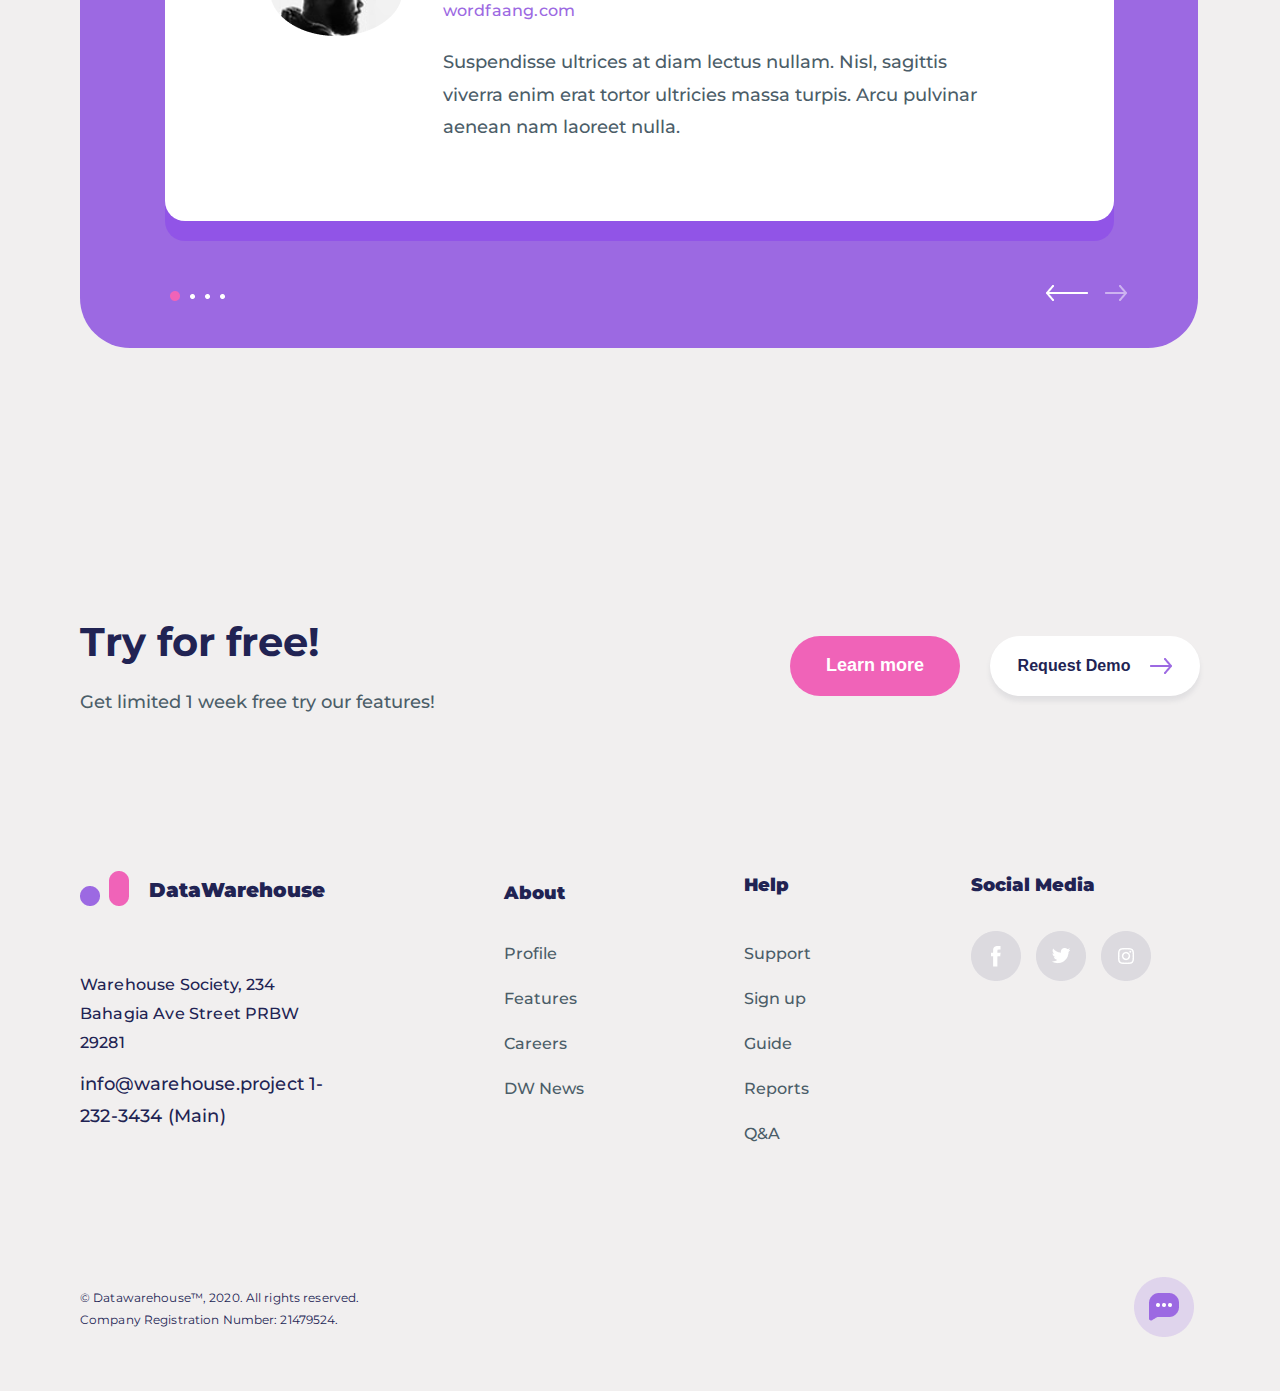
<file: HW6/index.html>
<!DOCTYPE html>
<html lang="en">
<head>
    <meta charset="UTF-8">
    <meta http-equiv="X-UA-Compatible" content="IE=edge">
    <meta name="viewport" content="width=device-width, initial-scale=1.0">

    <link rel="preconnect" href="https://fonts.googleapis.com">
    <link rel="preconnect" href="https://fonts.gstatic.com" crossorigin>
    <link href="https://fonts.googleapis.com/css2?family=Montserrat&display=swap" rel="stylesheet"> 

    <link rel="stylesheet" href="./styles/reset.css">
    <link rel="stylesheet" href="./styles/style.css">

    <title>Sixth HomeWork</title>
</head>
<body>
    <div class="container">
        <header class="header">
            <nav class="header_menu">
                <img src="./img/Logo.png" alt="logo" class="menu_logo"> 
                <ul class="menu_list">
                    <li><a href="#" class="menu_items_1">About</a></li>
                    <li><a href="#" class="menu_items">Help</a></li>
                    <li><a href="#" class="menu_items">Features</a></li>
                    <li><a href="#" class="menu_items">Signup</a></li>
                </ul>
                <button class="btn_menu">Request Demo <img src="./img/arrow.png" class="menu_btn_arrow"></button>
            </nav>
            <div class="headline">
                <div class="headline_inner">
                    <h1 class="title">Save your data storage here.</h1>
                </div>
                <div class="headline_inner_info">
                    <p class="headline_info">Data Warehouse is a data storage area that has been
                        tested for security, so you can store your data here
                        safely but not be afraid of being stolen by others.</p>
                </div>
                <div class="headline_btn_pos">
                    <button class="headline_btn">Learn more</button>
                </div>
            </div>
        </header>
        <!--MAIN-->
        <main class="main">
            <div class="box">
                    <img src="./img/second_img.png" alt="girl">
                <div class="box_info">
                    <h2 class="box_title">We are a high-level data storage bank</h2>
                    <p class="box_text">The place to store various data that you can access at any time through the internet  and where you can carry it. 
                        This very flexible storage area has a high level of security. To enter into your own data you must enter the password that you created when you registered in this Data Warehouse. </p>
                </div>
            </div>
                <div class="features">
                        <h2 class="main_features">Features</h2>
                        <p class="main_text">Some of the features and advantages that we provide for those of you who store data in this Data Warehouse.</p>
                </div>

            <div class="features_card">
                <div class="card">
                    <div class="card1_img">
                        <img src="./img/img_card_1.png" alt="women" class="img_card1">
                    </div>
                    <div class="card_text">
                        <h2 class="title_card1"> Search Data</h2>
                        <p class="text_card1">Don’t worry if your data is very large, the Data Warehoue provides a search engine, which is useful for making it easier to find data effectively saving time.</p>
                        <button class="btn_card">Learn more <img src="./img/arrow.png" class="card_arrow"> </button>
                    </div>       
                </div>

                <div class="card">
                    <div class="card1_img">
                        <img src="./img/img_card_2.png" alt="women" class="img_card1">
                    </div>
                    <div class="card_text">
                        <h2 class="title_card1"> 24 Hours Access</h2>
                        <p class="text_card1">Access is given 24 hours a full morning to night and
                            meet again in the morning, giving you comfort when
                            you need data when urgent.</p>
                        <button class="btn_card">Learn more <img src="./img/arrow.png" class="card_arrow"> </button>
                    </div>       
                </div>

                <div class="card3">
                    <div class="card1_img">
                        <img src="./img/img_card_3.png" alt="women" class=" ">
                    </div>
                    <div class="card_text">
                        <h2 class="title_card1"> Print Out</h2>
                        <p class="text_card1">Print out service gives you convenience if someday
                            you need print data, just edit it all and just print it.</p>
                        <button class="btn_card">Learn more <img src="./img/arrow.png" class="card_arrow"> </button>
                    </div>       
                </div>

                <div class="card">
                    <div class="card1_img">
                        <img src="./img/img_card_4.png" alt="women" class="img_card1">
                    </div>
                    <div class="card_text">
                        <h2 class="title_card1"> Security Code</h2>
                        <p class="text_card1">Data Security is one of our best facilities. Allows for your files
                            to be safer. The file can be secured with a code or password that 
                            you created, so only you can open the file.</p>
                        <button class="btn_card">Learn more <img src="./img/arrow.png" class="card_arrow"> </button>
                    </div>    

                </div>
            </div>

            <div class="main_box">
                <div class="main_box_content">
                    <div class="main_box_text">
                        <h2 class="main_box_title">Testimonials</h2>
                    </div>
                    <div class="info">
                        <div class="img_portrait"><img src="./img/portrait.png" alt="man with beard"></div>
                        <div class="main_box_info">
                            <p class="name">John Fang </p>
                            <p class="email"> <a href="#">wordfaang.com</a></p>
                            <div class="main_box_inner_text">
                                <p class="information">Suspendisse ultrices at diam lectus nullam. 
                                    Nisl, sagittis viverra enim erat tortor ultricies massa turpis. Arcu pulvinar aenean nam laoreet nulla.</p>
                            </div>
                        </div>
                    </div>
                    <div class="main_box_control">
                        <div class="points">
                            <img src="./img/points.png" class="points_1" >
                            <button> <img src="./img/left_arrow_mbox.png"  class="main_box_control_btn"></button>
                            <button> <img src="./img/right_arrow_mbox.png" class="main_box_control_btn"> </button>
                    </div>
                </div>
            </div>
        </main>
        <hr>
        <!--FOOTER-->
        <footer class="footer">
            <div id="footer_title">
                <div id="footer_text">
                    <h2 class="footer_title">Try for free!</h2>
                    <p class="footer_text">Get limited 1 week free try our features!</p>
                </div>
                <div class="footer_btn">
                    <button class="footer_pink_btn">Learn more</button>
                    <button class="footer_white_btn">Request Demo <img src="./img/arrow.png" class="footer_btn_arrow"></button>
                </div>
            </div>
            <nav class="footer_nav">
                <div class="footer_address">
                    <div class="footer_logo">
                            <img src="./img/Logo.png" class="ft_logo" >
                            <p class="data">DataWarehouse</p>
                        </div>
                        <div class="address">
                            <p class="address1">Warehouse Society, 234
    
                                Bahagia Ave Street 
                                PRBW 29281
                                </p>
                            <p class="address2">info@warehouse.project
                                1-232-3434 (Main)</p>
                    </div>
                </div>
                    <div class="footer_inf">
                        <div class="ft_info">
                            <p class="ft_title"> About</a> 
                            <ul class="footer_list">
                                <li><a href="#">Profile</a></li>
                                <li><a href="#">Features</a></li>
                                <li><a href="#">Careers</a></li>
                                <li><a href="#" class="dw_news">DW News</a></li>
                            </ul>
                        </div>
                        <div class="ft_info_2">
                            <p class="ft_title"> Help</a> 
                            <ul class="footer_list">
                                <li><a href="#">Support</a></li>
                                <li><a href="#">Sign up</a></li>
                                <li><a href="#">Guide</a></li>
                                <li><a href="#">Reports</a></li>
                                <li><a href="#">Q&A</a></li>
                            </ul>
                        </div>
                        <div class="media">
                            <h2 class="soc_midea">Social Media</h2>
                            <div class="icons_media">
                                <a href="#"><img src="./img/facebook.png" ></a>
                                <a href="#"><img src="./img/twitter.png"></a>
                                <a href="#"><img src="./img/instagram.png"></a>
                            </div>
                        </div>
                    </nav>
                    <div class="extra_info">
                            <div class="extra_info_inner">
                                <p class="extra_info_text">© Datawarehouse™, 2020. All rights reserved.
                                    Company Registration Number: 21479524.</p>
                            </div>
                        <button class="chat_btn"><img src="./img/chat_icon.png" class="chat"></button>
                    </div>
                </div>
        </footer>
    </div>
</body>
</html>
</file>
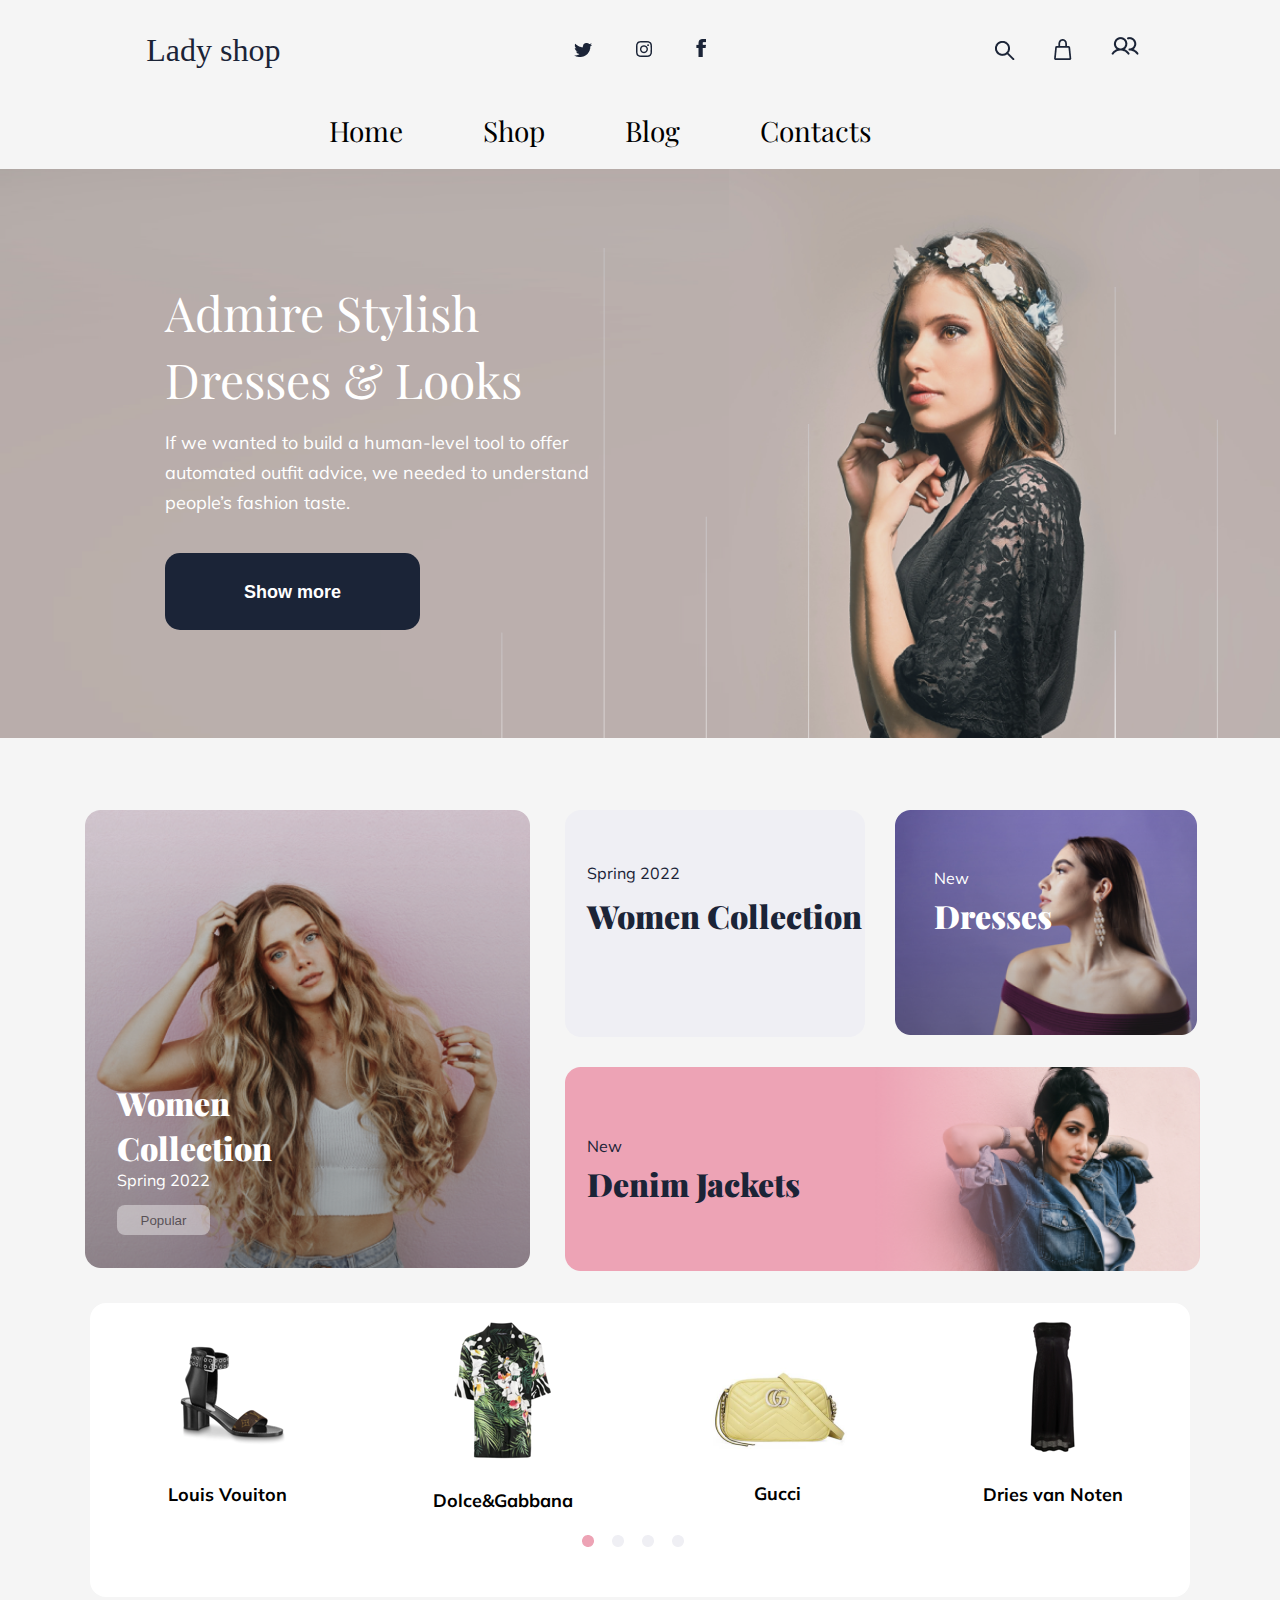
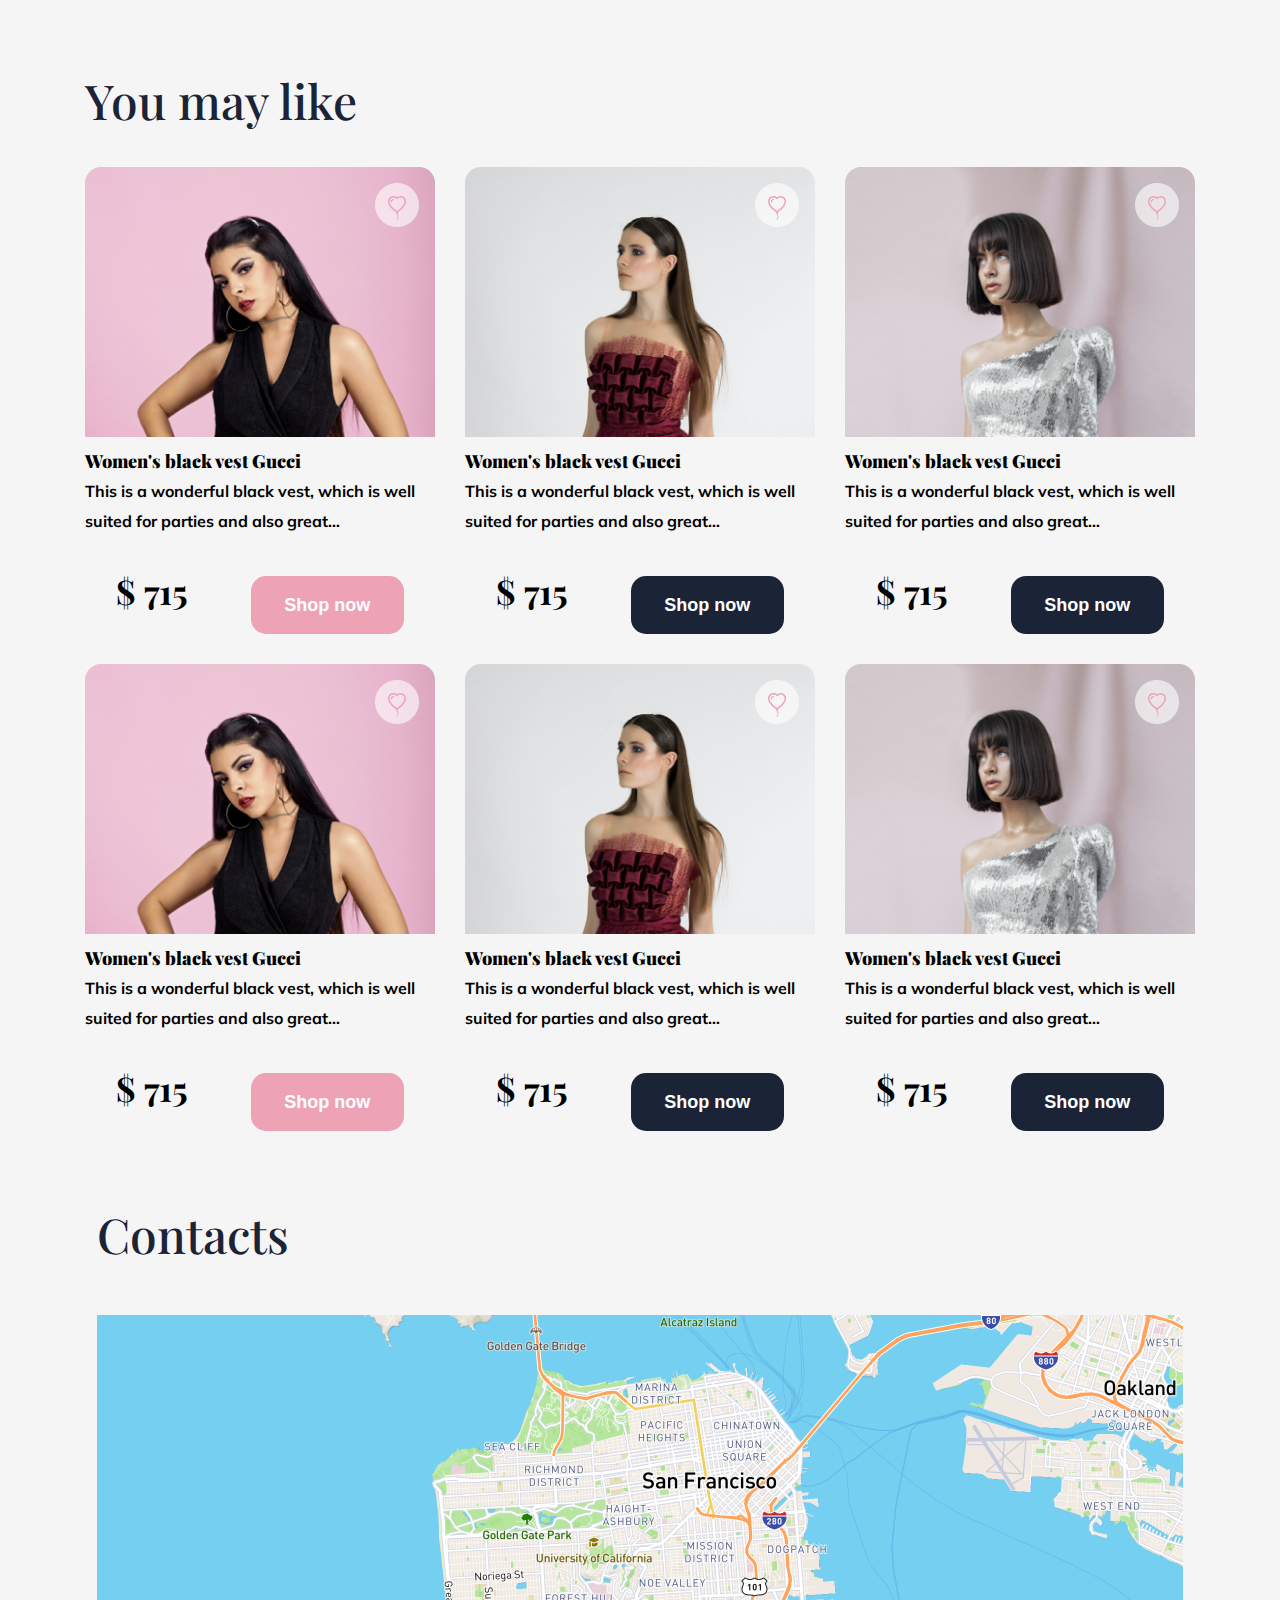
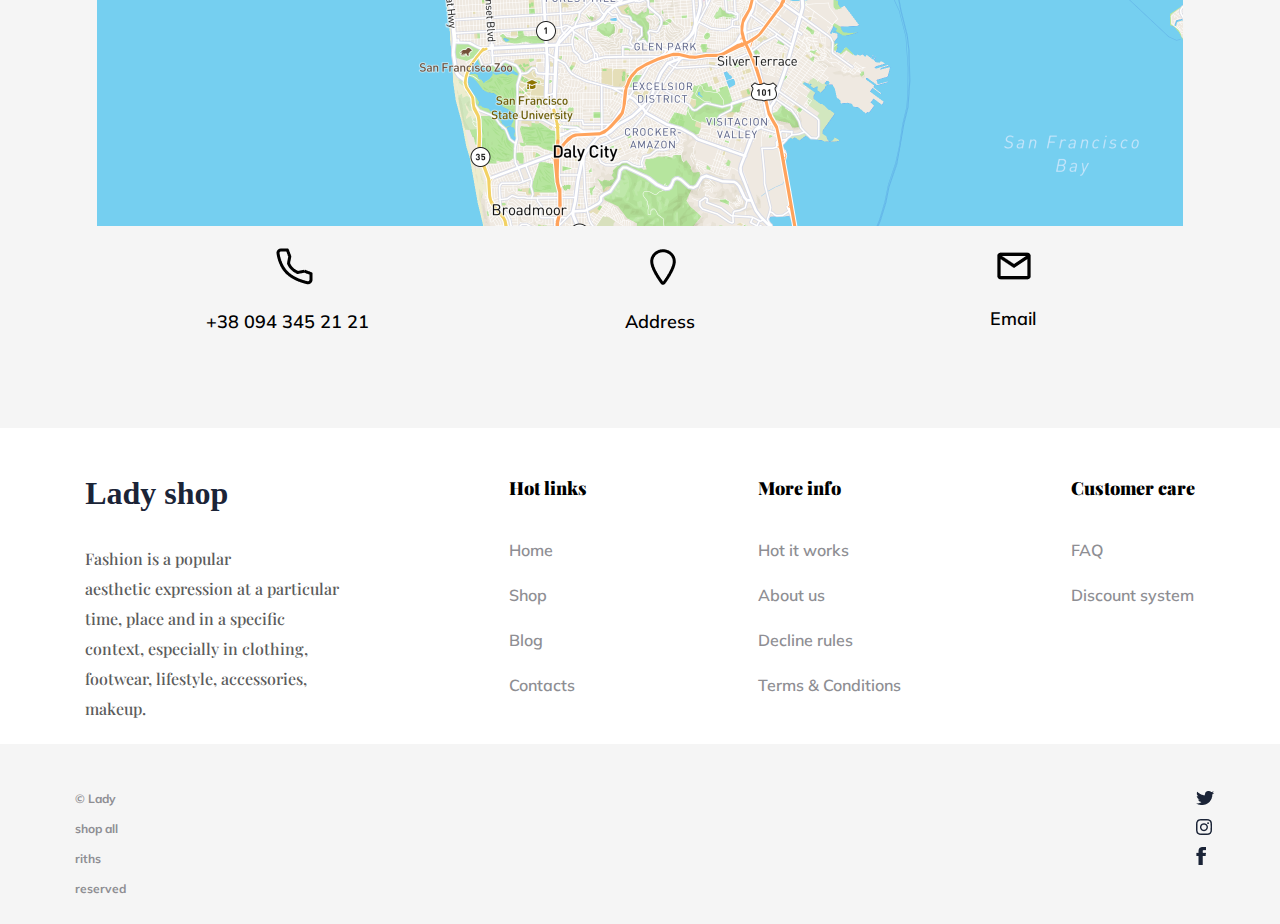
<file: HW7/index.html>
<!DOCTYPE html>
<html lang="en">
<head>
    <meta charset="UTF-8">
    <meta http-equiv="X-UA-Compatible" content="IE=edge">
    <meta name="viewport" content="width=device-width, initial-scale=1.0">

    <link rel="preconnect" href="https://fonts.googleapis.com">
    <link rel="preconnect" href="https://fonts.gstatic.com" crossorigin>
    <link href="https://fonts.googleapis.com/css2?family=Montserrat&family=Mulish:wght@400;700&display=swap" rel="stylesheet"> 
    <link rel="preconnect" href="https://fonts.googleapis.com">
    <link rel="preconnect" href="https://fonts.gstatic.com" crossorigin>
    <link href="https://fonts.googleapis.com/css2?family=Montserrat&family=Rochester&display=swap" rel="stylesheet"> 
    <link rel="preconnect" href="https://fonts.googleapis.com">
    <link rel="preconnect" href="https://fonts.gstatic.com" crossorigin>
    <link href="https://fonts.googleapis.com/css2?family=Montserrat&family=Playfair+Display:wght@400;900&display=swap" rel="stylesheet"> 

    <link rel="stylesheet" href="./styles/reset.css">
    <link rel="stylesheet" href="./styles/style.css">
    <title>Lady shop</title>
</head>
<body>
    <div class="wrapper">
        <header class="header">
            <div class="container">
                <div class="header_logo"><h3 class="header_logo_txt">Lady shop</h3></div>
                <div class="header_social_media">
                    <a href="#" class="header_media"><img src="./img/twitter_icn.png" ></a>
                    <a href="#" class="header_media"><img src="./img/instagram_icn.png" ></a>
                    <a href="#" class="header_media"><img src="./img/facebook_icn.png" ></a>
                </div>
                <div class="header_btn">
                    <a href="#" class="header_button"><img src="./img/search_icn_black.png"></a>
                    <a href="#" class="header_button"><img src="./img/cart_icn 1.png"></a>
                    <a href="#" class="header_button"><img src="./img/ph_users.png"></a>
                </div>
            </div>
            <nav class="header_nav"> 
                <a href="#" class="header_nav_btn">Home</a>
                <a href="#" class="header_nav_btn">Shop</a>
                <a href="#" class="header_nav_btn">Blog</a>
                <a href="#" class="header_nav_btn">Contacts</a>
            </nav>
            <div class="header_box">
                    <div class="box_img"><img src="./img/woman_№1.png"></div>
                    <div class="box_text">
                        <h1 class="box_title">Admire Stylish Dresses & Looks</h1>
                        <p class="box_info">If we wanted to build a human-level tool to offer 
                            automated outfit advice, we needed to understand 
                            people’s fashion taste. </p>

                        <button class="button">Show more</button>
                    </div>
            </div>
        </header>
        <main class="main">
            <div class="category">
                <div class="card1">
                    <img src="./img/women_card1.png">
                    <h2 class="card1_title">Women Collection</h2>
                    <p class="card1_text">Spring 2022</p>
                    <button class="btn_card1">Popular</button>
                </div>     
                <div class="card2">
                    <p class="card2_text">Spring 2022</p>
                    <h2 class="card2_title">Women Collection</h2>
                </div>     
                <div class="card3">
                    <img src="./img/women_card3.png" >
                    <p class="card3_text">New</p>
                    <h2 class="card3_title">Dresses</h2>
                </div>   
                <div class="card4">
                    <img src="./img/women_card4.png">
                    <p class="card4_text">New</p>
                    <h2 class="card4_title">Denim Jackets</h2>
                </div>
            </div>   
            <div class="wrapper_for_items">
                <div class="items">
                    <div class="shoes elements">
                        <img src="./img/shoes.png" alt="shoes">
                        <p class="name">Louis Vouiton</p>
                    </div>
                    <div class="tshirt elements">
                        <img src="./img/tshirt.png" alt="tshirt">
                        <p class="name">Dolce&Gabbana</p>
                    </div>
                    <div class="bag elements">
                        <img src="./img/bag.png" alt="bag">
                        <p class="name_bag">Gucci</p>
                    </div>
                    <div class="dress elements">
                        <img src="./img/dress.png" alt="dress">
                        <p class="name dress">Dries van Noten</p>
                    </div>
                    <nav class="dots">
                        <a href="#" class="dot"><img src="./img/pink_dots.png" ></a>
                        <a href="#" class="dot"><img src="./img/dots.png" ></a>
                        <a href="#" class="dot"><img src="./img/dots.png" ></a>
                        <a href="#" class="dot"><img src="./img/dots.png" ></a>
                    </nav>
                </div>
            </div>
            <div class="prices">
                <div class="price_title">
                    <h2 class="price_card_title1">You may like</h2>
                </div>
                <div class="price_card1">
                    <div class="price_cards">
                        <a href="#"><img src="./img/like.png" class="like"></a>
                        <img src="./img/woman1_prices_box.png" alt="model1">
                        <h3 class="price_card_title">Women's black vest Gucci</h3>
                        <p class="price_card_text">This is a wonderful black vest, which is well suited for parties and also great…</p>
                        <div class="buy">
                            <p class="price">$ 715</p>
                            <button class="price_btn_pink">Shop now</button>
                        </div>
                    </div>
                </div>
                <div class="price_cards2">
                    <a href="#"><img src="./img/like.png" class="like"></a>
                    <img src="./img/woman2_prices_box.png" alt="model1">
                    <h3 class="price_card_title">Women's black vest Gucci</h3>
                    <p class="price_card_text">This is a wonderful black vest, which is well suited for parties and also great…</p>
                    <div class="buy">
                        <p class="price">$ 715</p>
                        <button class="price_btn">Shop now</button>
                    </div>
                </div>
                <div class="price_cards3" >
                    <a href="#"><img src="./img/like.png" class="like"></a>
                    <img src="./img/woman3_prices_box.png" alt="model1">
                    <h3 class="price_card_title">Women's black vest Gucci</h3>
                    <p class="price_card_text">This is a wonderful black vest, which is well suited for parties and also great…</p>
                    <div class="buy">
                        <p class="price">$ 715</p>
                        <button class="price_btn">Shop now</button>
                    </div>
                </div>
                <div class="price_cards4">
                    <a href="#"><img src="./img/like.png" class="like"></a>
                    <img src="./img/woman1_prices_box.png" alt="model1">
                    <h3 class="price_card_title">Women's black vest Gucci</h3>
                    <p class="price_card_text">This is a wonderful black vest, which is well suited for parties and also great…</p>
                    <div class="buy">
                        <p class="price">$ 715</p>
                        <button class="price_btn_pink">Shop now</button>
                    </div>
                </div>
                <div class="price_cards5">
                    <a href="#"><img src="./img/like.png" class="like"></a>
                    <img src="./img/woman2_prices_box.png" alt="model1">
                    <h3 class="price_card_title">Women's black vest Gucci</h3>
                    <p class="price_card_text">This is a wonderful black vest, which is well suited for parties and also great…</p>
                    <div class="buy">
                        <p class="price">$ 715</p>
                        <button class="price_btn">Shop now</button>
                    </div>
                </div>
                <div class="price_cards6">
                    <a href="#"><img src="./img/like.png" class="like"></a>
                    <img src="./img/woman3_prices_box.png" alt="model1">
                    <h3 class="price_card_title">Women's black vest Gucci</h3>
                    <p class="price_card_text">This is a wonderful black vest, which is well suited for parties and also great…</p>
                    <div class="buy">
                        <p class="price">$ 715</p>
                        <button class="price_btn">Shop now</button>
                    </div>
                </div>
                
            </div>
            <div class="container_map">
                <div class="map_title">
                    <h2 class="contacts_map">Contacts</h2>
                </div>
                <div class="map">
                    <img src="./img/map.png">
                </div>
                <div class="map_phone">
                    <img src="./img/phone.png" alt="" class="phone_icon">
                    <p class="map_info">+38 094 345 21 21</p>
                </div>
                <div class="map_address">
                    <img src="./img/mark_address.png" alt="" class="ads_icon">
                    <p class="map_info">Address</p>
                </div>
                <div class="map_post">
                    <img src="./img/envelop.png" alt="" class="envelop_icon">
                    <p class="map_info">Email</p>
                </div>
            </div>
        </main>
        <footer class="footer">
            <div class="footer_container">
                <div class="footer_logo"><a href="#" class="header_logo_txt">Lady shop</a>
                    <p class="ft_info" >Fashion is a popular<br>
                        aesthetic expression at a particular<br> time, place and in a specific<br> context, especially in clothing,<br> footwear, lifestyle, accessories,<br> makeup.</p>
                </div>
                <div class="footer_links"><p class="main_link">Hot links</p>
                    <ul class="footer_list">
                        <li> <a href="#">Home</a></li>
                        <li> <a href="#">Shop</a></li>
                        <li> <a href="#">Blog</a></li>
                        <li> <a href="#">Contacts</a></li>
                    </ul>
                </div>
                <div class="footer_links"><p class="main_link">More info</p>
                    <ul class="footer_list">
                        <li> <a href="#">Hot it works</a></li>
                        <li> <a href="#">About us</a></li>
                        <li> <a href="#">Decline rules</a></li>
                        <li> <a href="#">Terms & Conditions</a></li>
                    </ul>
                </div>
                <div class="footer_links"><p class="main_link">Customer care</p>
                    <ul class="footer_list">
                        <li> <a href="#">FAQ</a></li>
                        <li> <a href="#">Discount system </a></li>
                    </ul>
                </div>
            </div>
            <div class="last">
                <div class="last_elements">
                    <p class="rights">© Lady shop all riths reserved</p>
                </div>
                <div class="last_icons">
                    <a href="#"><img src="./img/twitter_icn.png" alt="" class="last_media"></a>
                    <a href="#"><img src="./img/instagram_icn.png" alt="" class="last_media"></a>
                    <a href="#"><img src="./img/facebook_icn.png" alt="" class="last_media"></a>
                </div>
            </div>
        </footer>
    </div>
</body>
</html>
</file>
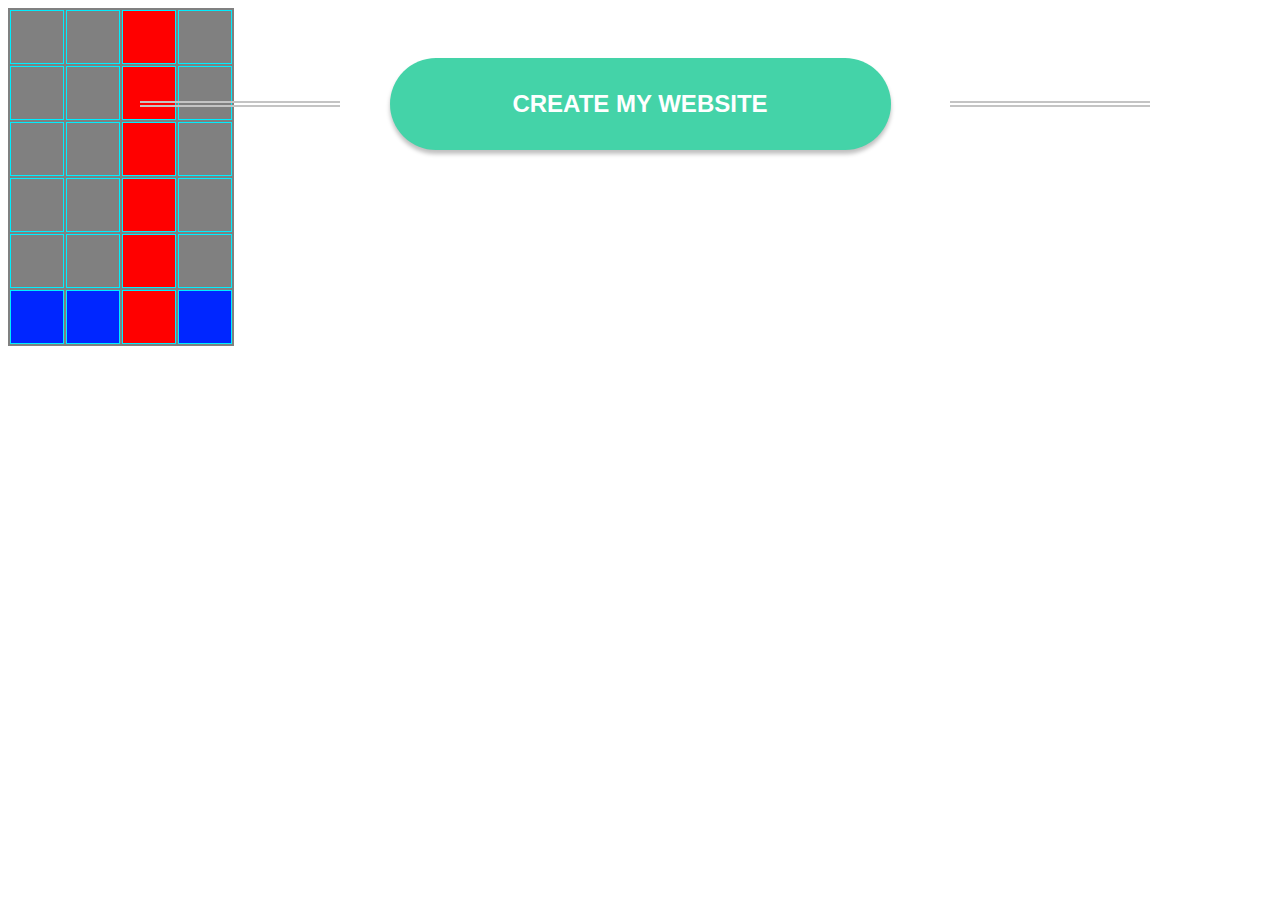
<file: HW8/index.html>
<!DOCTYPE html>
<html lang="en">
<head>
    <meta charset="UTF-8">
    <meta http-equiv="X-UA-Compatible" content="IE=edge">
    <meta name="viewport" content="width=device-width, initial-scale=1.0">
    <link rel="stylesheet" href="./styles/style.css">
    <title>Eighth HomeWork</title>
</head>
<body>
    <div class="wrapper">
        <table class="table" >
            <tr>
               <td><div></div></td> 
               <td><div></div></td> 
               <td><div></div></td> 
               <td><div></div></td> 
            </tr>
            <tr>
                <td><div></div></td> 
                <td><div></div></td> 
                <td><div></div></td> 
                <td><div></div></td> 
             </tr>
             <tr>
                <td><div></div></td> 
                <td><div></div></td> 
                <td><div></div></td> 
                <td><div></div></td> 
             </tr>
             <tr>
                <td><div></div></td> 
                <td><div></div></td> 
                <td><div></div></td> 
                <td><div></div></td> 
             </tr>
             <tr>
                <td><div></div></td> 
                <td><div></div></td> 
                <td><div></div></td> 
                <td><div></div></td> 
             </tr>
             <tr>
                <td><div></div></td> 
                <td><div></div></td> 
                <td><div></div></td> 
                <td><div></div></td> 
             </tr>
        </table>
    </div>
    <section class="wrapper_2">
         <a href="#" class="btn">CREATE MY WEBSITE</a>
    </section>
</body>
</html>
</file>
<file: HW10/styles/style.css>
body{
    margin: 0;
    padding: 0;
}
.container{
   display: flex;
   align-items: center;
   flex-direction: column;
   padding-top: 100px;
   background-image:url(../images/star_sky.jpg) ;
   height: 300px;
}
.box{
    width: 35px;
    height: 15px;
    border-radius: 20px;
    background-color: black;
}
.laser_blue_box{
    margin-left: auto;
}
.laser{ 
    width: 210px;
    height: 15px;
    background-color: rgb(172, 172, 172);
    border: 1px solid rgb(255, 255, 255);
    margin-top: 10px;
    border-radius: 20px;
    position: relative;
}


.container:hover .laser{
    animation-play-state: paused;
    animation-iteration-count: 20;
    animation-play-state: running;
}

.container:active .laser{
    animation-play-state: running;
}


/* ---------------------ANIMATIONS--------------------- */

.laser_green{
    animation-name: laser-green;
    animation-duration: 2s;
    transition: all 0.5s;
    animation-play-state:paused; 
    animation-delay: 500ms;
    box-shadow: rgba(0, 255, 157, 0.692) 0px 8px 24px, rgba(0, 255, 98, 0.596) 0px 16px 56px, rgba(0, 255, 157, 0.562) 0px 24px 80px;
    background-color: rgb(0, 255, 76);
    border: rgb(12, 226, 101);
}
@keyframes laser-green{
    0%{
        top:0;
        opacity: 1;
    }
    100%{
        top: 35px;
        opacity: 0;
    }

}

.laser_blue{
    animation-name: laser_blue;
    animation-duration: 2s;
    transition: all 0.5s;
    animation-play-state:paused;
    animation-delay: 500ms;
    box-shadow: rgba(10, 104, 228, 0.692) 0px 8px 24px, rgba(0, 89, 255, 0.596) 0px 16px 56px, rgba(0, 195, 255, 0.562) 0px 24px 80px;
    background-color: rgb(13, 104, 240);
    border: rgb(12, 26, 226);
}
@keyframes laser_blue{
    0%{
        top: 0;
    }
    50%{
        transform: rotate(40deg)
    }
    100%{
        transform: rotate(40deg)
    }
}


.laser-red{
    animation-name: laser-red;
    animation-duration: 2s;
    transition: all 0.5s;
    animation-play-state:paused;
    animation-delay: 500ms;
    box-shadow: rgba(228, 10, 75, 0.692) 0px 8px 24px, rgba(255, 0, 43, 0.596) 0px 16px 56px, rgba(255, 0, 34, 0.562) 0px 24px 80px;
    background-color: rgb(240, 13, 32);
    border: rgb(226, 12, 101);
}
@keyframes laser-red{
    0%{
        bottom: 25px;
    }
    50%{
        bottom: 25px;
        transform: rotate(-40deg)
    }
    100%{
        bottom: 25px;
        transform: rotate(-40deg)
    }
}

/*  */
.wrapper{
    display: flex;
    justify-content: center;
    margin-top: 160px;

}
.wrapper span{
    width: 90px;
    height: 90px;
    border-radius: 100%;
    position: relative;
    
}

.wrapper span:first-child{
    animation-name: circle;
    animation-duration: 2s;
    transition: all 0.5s;
    animation-iteration-count: 1;
}
@keyframes circle{

    0%{
        transform: translate(0px);
    }
    25%{
        transform: translate(-160px , -40px);
    }

    100%{
        transform: translate(0px);
    }
}

.wrapper span:last-child{
    animation-name: circle2;
    animation-duration: 2s;
    transition: all 0.5s;
    animation-iteration-count: 1;
    animation-delay:1.5s;
}
@keyframes circle2{

    0%{
        transform: translate(0px , 0px);
    }
    25%{
        transform: translate(160px , -40px);
    }
    100%{
        transform: translate(0px);
    }
}


.item1{
    background: linear-gradient(90deg, rgba(16,103,75,1) 0%, rgba(35,163,112,1) 27%, rgba(0,232,255,1) 54%);
}
.item2{
    background: linear-gradient(90deg, rgba(0,232,255,1) 0%, rgba(0,232,255,1) 38%, rgba(163,35,139,1) 83%);
}
.item3{
    background: linear-gradient(90deg, rgba(163,35,139,1) 26%, rgba(9,255,0,1) 70%, rgba(9,255,0,1) 83%);
}
.item4{
    background: linear-gradient(90deg, rgba(9,255,0,1) 0%, rgba(255,51,0,1) 73%, rgba(255,0,0,1) 100%);
}
.item5{
    background: linear-gradient(90deg, rgba(255,0,0,1) 24%, rgba(149,0,255,1) 63%, rgba(231,0,255,1) 100%);
}
.item6{
    background: linear-gradient(90deg, rgba(231,0,255,1) 38%, rgba(0,99,255,1) 65%);    
}
</file>
<file: HW11/styles/style.css>
body{
    font-style: normal;
    font-size: 14px;
}
*{
    box-sizing: border-box;
}
/* -----------------HEADER----------------- */
.wrapper::after{
    content: '';
    background: #DBDBDB;
    display: block;
    height: 1px;
    width: 100%;    
    margin-top: 12px;
}

.header_input{
    text-align: center;
    color: #8F8F8F;
    font-weight: 400;

    background: transparent;
    border: 1px solid #DBDBDB;
    border-radius: 3px;
    padding: 6px 50px;

    background-image: url('../images/header/search_btn.png');
    background-repeat: no-repeat;
    background-position: 80px 10px;
}
.header_input:focus{
    background-image: none;
}




.header_link_icon{
    margin-right: 22px;
}
.header_links :last-child{
    margin: 0;
}

.header_links{
    position: relative;
    display: flex;
    justify-content: center;
    align-items: center;
}

.direct{
    position: relative;
}
.bg_masseg{
    position: absolute;
    left: 13px;
    top: -8px;
}
.number{
    position: absolute;
    left: 20px;
    top: -4px;
}

.masseges{
    display: inline-block;
    position: absolute;
    left: 177px;
    top: -4px;
}


/* ----------------MAIN---------------- */
main{
    margin-top: 30px;
}
.container-lg::after{
    content: '';
    background: #DBDBDB;
    display: block;
    height: 1px;
    width: 100%;    
    margin-top: 55px;
}

.content01{
    gap: 40px;
}
.interact{
    display: flex;
    align-items: center;
    margin-bottom: 25px;
}
.interact_line{
    padding-left: 30px; 
}
.nickname{
    font-weight: 500;
    font-size: 26px;
    line-height: 32px;
    color: #262626;
    margin-right: 23px;
}
.follow_btn{
    font-weight: 700;
    font-size: 14px;
    color: #ffffff;
    line-height: 17px;
    background: #4094EF;
    border-radius: 3px;
    border: none;
    margin-right: 8px;

    padding: 6px 26px;
}
.follow_btn:hover{
    background: #2382e7;
    transition: 0.2s;
}

.profile_follow:hover{
    color: #050399;
    transition: 0.1s;
}


.more_info_btn{
    position: relative;
    background: transparent;
    border: none;
    margin-right: 12px;
    margin-top: 2px;
}
.arrow{
    position: absolute;
    top: 14px;
    left: 16px;
}
.dots_info{
    background: transparent;
    border: none;
    margin-bottom: 4px;
}
.dot{
    margin-right: 4px;
}

.info_profile{
    margin-bottom: 21px;
}
.info_profile:last-child{
    margin-right: 0;
}
.info_profile span {
    font-weight: 500;
    font-size: 17px;
    line-height: 21px;
    color: #262626;
    margin-right: 40px;
}
.info_profile a {
    text-decoration: none;
}
.name{
    font-weight: 500;
    font-size: 17px;
    line-height: 21px;
}
.bio{
    font-size: 17px;
    line-height: 25px;
    max-width: 515px;
}
.bio_link{
    text-decoration: none;
    font-size: 17px;
    line-height: 21px;
    color: #133768;
}

.highlight{
    display: flex;
    
}

.stories{
    margin-top: 52px;
    position: relative;
    margin-left: 10.25em;
}
.story_btn{
    margin-right: 42px;
}


.hailights_btn{
    background: transparent;
    border: none;
    margin-bottom: 10px;
    position: relative;
}
.border_st{
    position: absolute;
    left: 0;
    top: -3px;
}
.btn_name{
    font-weight: 700;
    font-size: 14px;
    line-height: 17px;
}


/* ------------------CONTENT------------------ */
.content_photos{
    margin-top: 20px;
    position: relative;
}

.content_btn{
    background: transparent;
    border: none;
    margin-right: 13px;
    margin-left: 19px;
    color: #8F8F8F;
    font-weight: 700;
    font-size: 12px;
    line-height: 15px;
}
.content_btn:hover{
    color: #000000;
    transition: 0.3s;
}
.content_btn::before{
    content: '';
    height: 1px;
    width: 68px;
    display:block;
    position: absolute;
    top: -21px;
    background-color: #000000;
    opacity: 0;
    transition: opacity 0.1s linear;
}
.content_btn:hover::before{
    opacity: 1;
}
.btn_cont_pic{
    margin-right: 5px;
}


.content_photo{
    margin-top: 20px;
}
.photos{
    display: flex;
    justify-content: center;
    gap: 25px;
    margin-bottom: 25px;
    flex-wrap: wrap;
}
</file>
<file: HW11/styles/sizes.css>
@media screen and (max-width: 1200px){
    .stories {
        margin-left: 3.3em;
   }
   .btn_name {
    margin-left: 1.4rem;
  }
}

@media screen and (max-width: 992px){
    .justify-content-end {
        justify-content: center;    
      }
}
@media screen and (max-width: 768px){
    .story_btn {
        margin-right: 64px;
      }
    .header_input{
      padding: 6px 30px;
      background-position: 60px 10px;
    }
    .info_profile{
      display: flex;
    }
  .compas_icon{
    display: none;
  }
}
@media screen and (max-width: 578px){
    .stories {
        margin-left: 0;
      }
   .number {
  top: -4px;
} 
    .content_btn{
        margin-right: 25px;
        margin-left: 25px;
    }
    .dots_info{
      display: none ;
    }
  
    .header_input{
      padding: 6px 20px;
      background-position: 50px 10px;
    }
  .home_icon{
    display: none;
  }
  .info_profile {
    display: flex;
  }
  .btn_name {
    margin-left: 1.7rem;
  }
}

@media screen and (max-width: 479px){
  .header_input{
    display: none;
  }
  .content01{
    gap: 0;
  }
  .dots_info{
    display: none;
  }
}

@media screen and (max-width: 360px){
  .content01 {
    gap: 40px;
  }
  .interact_line{
      min-width: 22rem;
    }
    .highlight{
      justify-content: center;
    }
    .story_btn {
      margin-right: 80px;
    }
}
</file>
<file: HW12/styles/style.css>
body {
    font-family: "Roboto", sans-serif;
    font-style: normal;
    font-weight: 400;
    font-size: 16px;
    color: #505F98;
  }
  
  a {
    text-decoration: none;
  }
  a:hover {
    color: #37447E;
  }
  
  .wrapper {
    background-image: url("../images/section1/pic_and_bg.png");
    background-repeat: no-repeat;
    background-position: right;
    height: 1000px;
  }
  
  header {
    padding: 18px 0 0 0;
  }
  
  .header_content .header_nav {
    gap: 60px;
  }
  .header_content .header_nav a {
    color: #505F98;
    font-size: 14px;
    line-height: 24px;
  }
  .header_content .header_nav a::after {
    content: "";
    display: block;
    width: 100%;
    height: 2px;
    background-color: #091133;
    opacity: 0;
  }
  .header_content .header_nav a:hover::after {
    opacity: 1;
    transition: 0.8s;
  }
  .header_content .header_logo {
    font-weight: 900;
    font-size: 26px;
    line-height: 38px;
    color: #37447E;
  }
  .header_content .header_btn {
    font-weight: 500;
    font-size: 12px;
    color: #091133;
    border: 2px solid #091133;
    border-radius: 2px;
    border-radius: 2px;
    padding: 8px 55px;
  }
  .header_content .header_btn:hover {
    background: #111B47;
    color: #fff;
    border: none;
    transition: 0.3s;
  }
  
  .section1 {
    margin-top: 243px;
  }
  
  .section1_text {
    max-width: 539px;
  }
  .section1_text .section1_title {
    font-weight: 500;
    font-size: 50px;
    line-height: 66px;
    letter-spacing: 1px;
    color: #091133;
    margin-bottom: 20px;
  }
  .section1_text .section1_info {
    font-size: 18px;
    line-height: 30px;
    margin-bottom: 70px;
  }
  .section1_text .purchase_btn {
    font-weight: 500;
    font-size: 16px;
    line-height: 26px;
    color: #091133;
    border: 2px solid #091133;
    border-radius: 2px;
    padding: 8px 40px;
    margin-right: 30px;
  }
  .section1_text .purchase_btn:hover {
    background: #111B47;
    color: #fff;
    transition: 0.2s;
  }
  .section1_text .learn_btn {
    font-weight: 500;
    font-size: 16px;
    line-height: 26px;
    color: #091133;
    border: 2px solid #091133;
    border-radius: 2px;
    padding: 8px 50px;
  }
  .section1_text .learn_btn:hover {
    background: #111B47;
    color: #fff;
    transition: 0.3s;
  }
  
  .section2 {
    padding-top: 100px;
    margin-top: 100px;
  }
  .section2 .section_content {
    display: flex;
    justify-content: center;
    align-items: center;
    gap: 30px;
  }
  .section2 .text {
    width: 540px;
  }
  .section2 .section_title {
    font-weight: 500;
    font-size: 36px;
    line-height: 48px;
    color: #091133;
    margin-bottom: 16px;
  }
  .section2 .section_info {
    font-weight: 400;
    font-size: 16px;
    line-height: 26px;
    margin-bottom: 80px;
  }
  .section2 .cards {
    display: flex;
    gap: 30px;
  }
  .section2 .add_info {
    max-width: 255px;
  }
  .section2 .add_info_title {
    font-weight: 500;
    font-size: 16px;
    line-height: 26px;
    color: #091133;
    margin-top: 14px;
  }
  .section2 .add_info_text {
    font-weight: 400;
    font-size: 12px;
    line-height: 18px;
    color: #5D6970;
    margin-top: 6px;
  }
  
  .img_section {
    max-width: 100%;
  }
  
  .section00 {
    padding-top: 120px;
    margin-top: 100px;
  }
  .section00 .section_content {
    display: flex;
    justify-content: center;
    align-items: center;
    gap: 160px;
  }
  .section00 .text {
    max-width: 445px;
  }
  .section00 .section_title {
    font-weight: 500;
    font-size: 36px;
    line-height: 48px;
    color: #091133;
    margin-bottom: 16px;
  }
  .section00 .section_info {
    font-weight: 400;
    font-size: 16px;
    line-height: 26px;
  }
  
  .sec2 .section_content {
    gap: 100px;
  }
  
  .sec3 {
    margin-bottom: 140px;
  }
  .sec3 .section_content {
    gap: 194px;
  }
  
  .sec3_btn {
    margin-top: 40px;
  }
  
  .purchase_btn {
    font-weight: 500;
    font-size: 14px;
    line-height: 24px;
    color: #091133;
    border: 2px solid #091133;
    border-radius: 2px;
    padding: 8px 55px;
  }
  .purchase_btn:hover {
    background: #111B47;
    color: #fff;
    transition: 0.2s;
  }
  
  .price_section {
    padding-top: 235px;
    padding-bottom: 165px;
    background-image: url("../images/price_bg.png");
    background-size: cover;
    background-repeat: no-repeat;
  }
  
  .content {
    display: flex;
    justify-content: center;
    flex-direction: column;
  }
  .content .information {
    max-width: 600px;
    margin: 0 auto;
  }
  .content .title_price {
    font-weight: 500;
    font-size: 36px;
    line-height: 48px;
    color: #091133;
    text-align: center;
    margin-bottom: 16px;
  }
  .content .info_price {
    font-size: 16px;
    line-height: 26px;
    color: #6F7CB2;
    text-align: center;
  }
  .content .price_info {
    margin-top: 36px;
  }
  .content .price {
    font-weight: 500;
    font-size: 50px;
    line-height: 66px;
    text-align: center;
    letter-spacing: 1px;
    color: #222F65;
  }
  .content .under_price {
    font-size: 16px;
    line-height: 26px;
    text-align: center;
    color: #37447E;
  }
  .content .price_btn {
    margin: 60px auto;
  }
  .content .upper_btn {
    font-size: 14px;
    line-height: 24px;
    text-align: center;
    color: #5D6970;
    margin-bottom: 13px;
  }
  .content .buy_now {
    text-align: center;
    font-weight: 500;
    font-size: 14px;
    line-height: 24px;
    color: #091133;
    border: 2px solid #091133;
    border-radius: 2px;
    border-radius: 2px;
    padding: 8px 55px;
  }
  .content .buy_now:hover {
    background: #111B47;
    color: #fff;
    transition: 0.2s;
  }
  
  footer {
    background: #E7ECFF;
  }
  
  .top_footer {
    display: flex;
    justify-content: space-between;
    padding-top: 65px;
  }
  .top_footer p {
    align-self: center;
    font-weight: 500;
    font-size: 14px;
    line-height: 24px;
    color: #939EA4;
  }
  .top_footer .ft_logo {
    font-weight: 900;
    font-size: 26px;
    line-height: 38px;
    color: #37447E;
  }
  .top_footer .top_ft_btn {
    padding: 5px 25px;
  }
  
  .bottom_footer {
    display: flex;
    justify-content: space-between;
    margin-top: 70px;
    position: relative;
    padding-bottom: 20px;
  }
  .bottom_footer::before {
    content: "";
    display: block;
    position: absolute;
    background: #CDD1D4;
    height: 1px;
    width: 98%;
    top: -20px;
  }
  .bottom_footer nav {
    display: flex;
    gap: 60px;
  }
  .bottom_footer nav .bt_links {
    font-size: 14px;
    line-height: 24px;
    color: #929ECC;
  }
  .bottom_footer nav .bt_links::after {
    content: "";
    display: block;
    height: 2px;
    width: 100%;
    background-color: #929ECC;
    opacity: 0;
  }
  .bottom_footer nav .bt_links:hover::after {
    opacity: 1;
    transition: 0.7s;
  }
  .bottom_footer .ft_social {
    display: flex;
    gap: 35px;
  }
  .bottom_footer .ft_social .ft_socials:hover {
    transition: 0.2s;
    fill: #37447E;
  }/*# sourceMappingURL=style.css.map */
</file>
<file: HW12/styles/breakepoints/breakepoints.css>
@media screen and (max-width: 1400px) {
    .price_section {
      background-size: auto;
    }
  }
  @media screen and (max-width: 1200px) {
    .section00 .section_content {
      gap: 110px;
    }
    .sec2 .section_content {
      gap: 50px;
    }
    .sec3 .section_content {
      gap: 145px;
    }
  }
  @media screen and (max-width: 992px) {
    .wrapper {
      background-position: 85px;
    }
    .section00 .section_content {
      gap: 30px;
    }
    .sec3 .section_content {
      gap: 115px;
    }
  }
  @media screen and (max-width: 992px) {
    .wrapper {
      background-position: 190px;
    }
    .section2 .section_content {
      gap: 0;
    }
    .section2 .section_title {
      font-size: 30px;
    }
    .section2 .section_info {
      font-size: 15px;
    }
    .section00 .text {
      max-width: 375px;
    }
    .section00 .section_title {
      font-size: 30px;
    }
    .section00 .section_info {
      font-size: 15px;
    }
    .purchase_btn {
      padding: 7px 40px;
    }
  }
  @media screen and (max-width: 652px) {
    .header_content .header_nav {
      gap: 20px;
    }
    .header_content .header_btn {
      padding: 8px 40px;
    }
    .section2 {
      margin-top: 0;
    }
    .section1_text {
      text-align: center;
      max-width: 100%;
    }
    .section1_text .section1_title {
      font-size: 42px;
    }
    .section1_text .section1_info {
      font-size: 16px;
    }
    .section1_text .purchase_btn {
      padding: 8px 26px;
    }
    .section1_text .learn_btn {
      padding: 8px 40px;
    }
    .section2 .section_content {
      flex-wrap: wrap;
      text-align: center;
    }
    .section00 {
      padding-top: 120px;
      margin-top: 40px;
      text-align: center;
    }
    .section00 .section_content {
      flex-wrap: wrap;
    }
    .section00 .text {
      order: -1;
    }
    .content .title_price {
      font-size: 32px;
    }
    .content .info_price {
      font-size: 14px;
    }
    .content .price {
      font-size: 43px;
    }
    .content .under_price {
      font-size: 14px;
    }
    .top_footer .top_ft_btn {
      padding: 5px 20px;
    }
    .bottom_footer {
      flex-flow: column;
      align-items: center;
    }
    .bottom_footer .ft_social {
      margin-top: 15px;
      padding-bottom: 15px;
    }
  }
  @media screen and (max-width: 460px) {
    .section1_btn {
      display: flex;
      justify-content: center;
      flex-direction: column;
      align-content: center;
      gap: 20px;
    }
    .section1_text .purchase_btn {
      margin-right: 0;
      width: 300px;
      align-self: center;
    }
    .section1_text .learn_btn {
      width: 300px;
      align-self: center;
    }
    .info {
      display: none;
    }
    .top_footer {
      flex-direction: column;
      align-items: center;
    }
    .top_footer .ft_logo {
      text-align: center;
    }
    .top_footer .top_ft_btn {
      text-align: center;
      margin-top: 10px;
      width: 270px;
    }
    .header_content .header_nav {
      gap: 9px;
    }
    .header_content .header_btn {
      padding: 8px 20px;
    }
  }/*# sourceMappingURL=breakepoints.css.map */
</file>
<file: HW3/styles/style.css>
*{
    font-family: 'Inter';
    font-style: normal;
    font-weight: 400;
    font-size: 13px;
    line-height: 20px;
    border: none;
}
.main_info{
    width: 1440px;
    height: 990px;
    background-color: #E5E5E5;
    left: 24px;
    padding: 20px 24px 0 24px;
    margin: auto;
    gap: 24px;
    display: flex;
    flex-direction: column;
    align-items: flex-start;
}

.Banner1{
    width: 1440px;
    height: 72px;
    background: #0B2239;
}

.Info_Banner1{
    display: flex;
    flex-direction: row;
    align-items: center;
    width: 1200px;
    margin: auto auto;
}

.Text_Banner1{
    margin: 16px 0;
    width: 922px;
    height: 40px;
    color: #FFFFFF;
}

.Buttons_Banner1{
    width: 246px;
    height: 36px;
    display: flex;
    flex-direction: row;
    padding: 5px;
}

.Settings_Banner1{
    width: 106px;
    height: 36px;
    font-weight: 600;
    color: #4AD295;
    background-color: #0B2239;
    border: none;
    text-decoration: underline;
}

.Accept_Banner1{
    width: 130px;
    height: 36px;
    font-weight: 600;
    color: #FFFFFF;
    background-color: #4AD295;
    border: none;
    border-radius: 3px;
}

.Banner2{
    width: 1440px;
    height: 52px;
    background: #2B2627;
    box-shadow: 0px 12px 24px -6px rgba(96, 96, 96, 0.15), 0px 0px 1px rgba(96, 96, 96, 0.1);
}

.Info_Banner2{
    display: flex;
    justify-content: center;
    align-items: center;
}  

.Text_Banner2{
    width: 689px;
    height: 20px;
    color: #FFFFFF;
    margin-left: 15px;
    margin-right: 15px;
}

.Banner2 p,a{
    color: #FFFFFF;
}

.Banner3{
    padding: 16px;
    gap: 10px;
    width: 560px;
    height: 72px;
    background: #FFFFFF;
    box-shadow: 0px 12px 24px -6px rgba(96, 96, 96, 0.15), 0px 0px 1px rgba(96, 96, 96, 0.1);
    border-radius: 16px;
}

.Info_Banner3{
    display: flex;
    flex-direction: row;
    justify-content: center;
    align-items: center;
}

.Text_Banner3{
    width: 347px;
    height: 40px;
    color: black;
    font-size: 14px;
    margin-left: 25px;
    margin-right: 25px;
}

.Buttons_Banner3{
    display: flex;
}

.Decline_Banner3{
    display: flex;
    flex-direction: row;
    align-items: flex-start;
    gap: 10px;
    width: 63px;
    height: 28px;
    background: rgba(13, 12, 34, 0.05);
    border-radius: 8px;
    font-size: 12px;
    padding: 3px 8px;
    font-weight: 500;
    margin-right: 10px;
}

.Allow_Banner3{
    display: flex;
    flex-direction: row;
    align-items: flex-start;
    padding: 3px 10px;
    gap: 10px;
    width: 52px;
    height: 28px;
    background: #EA4C89;
    border-radius: 8px;
    font-size: 12;
    font-weight: 500;
    color: #E5E5E5;
}

.Banner3 a{
    font-size: 14px;
    color:#EA4C89;
    text-decoration: none;
}

.Banner4{
    padding: 12px 16px;
    gap: 10px;
    width: 560px;
    height: 64px;
    background: #26262B;
    box-shadow: 0px 12px 24px -6px rgba(96, 96, 96, 0.15), 0px 0px 1px rgba(96, 96, 96, 0.1);
    border-radius: 10px;
}

.Info_Banner4{
    display: flex;
    flex-direction: row;
    justify-content: center;
    align-items: center;
}

.Text_Banner4{
    width: 469px;
    height: 40px;
    font-family: 'Lato';
    font-size: 12px;
    color: #FFFFFF;
}

.Banner4 a{
    font-size: 12px;
    font-family: 'Lato';
    color: #E6842E;
    text-decoration: none;
}

.Buttons_Banner4{
    display: flex;
}

.Okay_Banner4{
    flex-direction: row;
    align-items: flex-start;
    padding: 4px 9px;
    gap: 10px;
    width: 49px;
    height: 28px;
    background: #FFFFFF;
    border-radius: 8px;
    font-family: 'Lato';
    font-size: 12px;
    color: #26262B;
}

.Banners5_6{
    display: flex;
    gap: 50px;
}

.Banner5{
    padding: 24px;
    gap: 16px;
    width: 320px;
    height: 165px;
    background: rgba(28, 37, 64, 0.95);
    box-shadow: 0px 12px 24px -6px rgba(96, 96, 96, 0.15), 0px 0px 1px rgba(96, 96, 96, 0.1);
    border-radius: 6px;
}

.Info_Banner5{
    display: flex;
    flex-direction: column;
    color: #E5E5E5;
}

.logo_banner5{
    width: 121px;
    height: 17px;
}

.Text_Banner5{
    width: 312px;
    height: 80px;
    font-family: 'Roboto';
    font-size: 14px;
}

.Banner5 a{
    font-family: 'Roboto';
    font-size: 14px;
}

.Buttons_Banner5{
    display: flex;
}

.Manage_Banner5{
    width: 160px;
    height: 16px;
    font-family: 'Roboto';
    font-weight: 500;
    font-size: 14px;
    line-height: 16px;
    text-align: center;
}

.Accept_Banner5{
    display: flex;
    flex-direction: row;
    justify-content: center;
    align-items: center;
    padding: 8px 20px;
    gap: 10px;
    width: 85px;
    height: 32px;
    background: #09B3AF;
    box-shadow: 0px 2px 2px -2px rgba(34, 38, 50, 0.3);
    border-radius: 6px;
    color: #E5E5E5;
    margin-left: 50px;
}

.Banner6{
    padding: 16px;
    gap: 16px;
    width: 360px;
    height: 170px;
    background: #FFFFFF;
    box-shadow: 0px 12px 24px -6px rgba(96, 96, 96, 0.15), 0px 0px 1px rgba(96, 96, 96, 0.1);
    border-radius: 16px;
}

.Info_Banner6{
    display: flex;
    flex-direction: column;
}

.logo_banner6{
    width: 132px;
    height: 20px;
}

.Text_Banner6{
    width: 328px;
    height: 60px;
    font-family: 'Roboto';
    font-size: 14px;
    color: #687F8C;
}

.Buttons_Banner6{
    display: flex;
}

.Manage_Banner6{
    display: flex;
    flex-direction: row;
    justify-content: center;
    align-items: center;
    padding: 8px;
    gap: 10px;
    width: 160px;
    height: 32px;
    background: #EAF0F4;
    box-shadow: 0px 2px 2px -2px rgba(34, 38, 50, 0.3);
    border-radius: 6px;
    font-family: 'Roboto';
    font-weight: 500;
    font-size: 14px;
    line-height: 16px;
    text-align: center;
    color: #687F8C;
}

.Accept_Banner6{
    display: flex;
    flex-direction: row;
    justify-content: center;
    align-items: center;
    padding: 8px;
    gap: 10px;
    width: 160px;
    height: 32px;
    background: #40C1A7;
    box-shadow: 0px 2px 2px -2px rgba(34, 38, 50, 0.3);
    border-radius: 6px;
    font-family: 'Roboto';
    font-weight: 500;
    font-size: 14px;
    line-height: 16px;
    text-align: center;
    color: #FFFFFF;
}

.Banners7_8{
    display: flex;
    gap: 50px;
}

.Banner7{
    padding: 32px;
    gap: 32px;
    width: 320px;
    height: 260px;
    background: linear-gradient(180deg, rgba(255, 255, 255, 0.15) 0%, rgba(186, 226, 255, 0.15) 23.96%, rgba(229, 217, 255, 0.15) 71.87%, rgba(255, 255, 255, 0.15) 100%), #FFFFFF;
    box-shadow: 0px 8px 32px rgba(10, 3, 89, 0.1);
    border-radius: 20px;
}

.Info_Banner7{
    display: flex;
    flex-direction: column;
    align-items: center;
}

.Cookies_Banner7{
    width: 104px;
    height: 15px;
    font-weight: 900;
    font-size: 28px;
    line-height: 48px;
    text-align: center;
    color: #15295A;
}

.Text_Banner7{
    width: 256px;
    height: 100px;
    font-size: 16px;
    line-height: 24px;
    text-align: center;
    color: #15295A;
}

.Accept_Banner7{
    display: flex;
    flex-direction: row;
    align-items: flex-start;
    padding: 10px 32px;
    gap: 10px;
    width: 121px;
    height: 44px;
    background: #4A7EFF;
    border-radius: 43px;
    font-weight: 700;
    font-size: 16px;
    line-height: 24px;
    color: #FFFFFF;
}

.Banner8{
    padding: 16px;
    gap: 12px;
    width: 320px;
    height: 137px;
    background: #FFFFFF;
    box-shadow: 0px 8px 32px rgba(10, 3, 89, 0.1);
    border-radius: 4px;
}

.Info_Banner8{
    display: flex;
    flex-direction: column;
}

.Text_Banner8{
    width: 288px;
    height: 60px;
    font-size: 14px;
    color: #000000;
}

.Items_Banner8{
    display: flex;
    gap: 135px;
    align-items: center;
}

.Link_Banner8{
    width: 95px;
    height: 17px;
    font-weight: 500;
    font-size: 14px;
    line-height: 17px;
    text-align: center;
}

.Banner8 a{
    color: #6666FF;
    text-decoration: none;
}

.Accept_Banner8{
    display: flex;
    flex-direction: row;
    justify-content: center;
    align-items: center;
    padding: 8px;
    gap: 10px;
    width: 64px;
    height: 33px;
    background: #6666FF;
    border-radius: 4px;
    font-weight: 500;
    font-size: 14px;
    line-height: 17px;
    text-align: center;
    color: #FFFFFF;
}
</file>
<file: HW4/styles/style.css>
*{
    font-family: 'Lato';
    font-style: normal;
    font-weight: 400;
    font-size: 14px;
    line-height: 140%;
}

body{
    position: relative;
}

div{
    display: block;
}

.form{
    display: block;
}

.Header{
    position: absolute;
    width: 100%;
    height: 500px;
    left: 0px;
    top: 0px;
    background: #ED4C5C;
}

.Info_Header{
    width: 100%;
    position: relative;
}

.Title_Header{
    position: absolute;
    width: 445px;
    height: 107px;
    left: 165px;
    top: 122px;
    font-weight: 600;
    font-size: 36px;
    line-height: 43px;
    color: #FFFFFF;
}

.Text_Header{
    position: absolute;
    width: 445px;
    height: 64px;
    left: 165px;
    top: 253px;
    text-align: justify;
    color: #FFFFFF;
}

.Icons_Header{
    position: absolute;
    width: 134px;
    height: 32px;
    left: 163px;
    top: 375px;
}

.Left_Header{
    position: absolute;
    width: 383px;
    height: 267px;
    left: 691px;
    top: 116px;
    background: #C4C4C4;
    opacity: 0.5;
    border-radius: 15px;
}

.Right_Header{
    position: absolute;
    width: 383px;
    height: 267px;
    left: 841px;
    top: 116px;
    background: #C4C4C4;
    opacity: 0.5;
    border-radius: 15px;
}

.Centre_Header{
    position: absolute;
    width: 445px;
    height: 311px;
    left: 735px;
    top: 94px;
    background: #C4C4C4;
    border-radius: 15px;
}

.Title_Main{
    position: absolute;
    width: 445px;
    height: 107px;
    left: 176px;
    top: 617px;
    font-weight: 600;
    font-size: 36px;
    line-height: 43px;
    color: #000000;
}

.Text_Main{
    position: absolute;
    width: 434px;
    height: 64px;
    left: 176px;
    top: 713px;
    text-align: justify;
    color: #000000;
}


.First_Name{
    position: absolute;
    width: 78px;
    height: 19px;
    left: 766px;
    top: 638px;
    font-size: 16px;
    line-height: 19px;
    color: rgba(19, 39, 67, 0.5);
    border-radius: 6px;
    box-sizing: border-box;
    position: absolute;
    width: 255px;
    height: 60px;
    left: 735px;
    top: 617px;
    border: 1px solid #333333;
    border-radius: 6px;
    padding-left: 15px;
}

.Last_Name{
    position: absolute;
    width: 75px;
    height: 19px;
    left: 1051px;
    top: 638px;
    font-size: 16px;
    line-height: 19px;
    color: rgba(19, 39, 67, 0.5);
    box-sizing: border-box;
    position: absolute;
    width: 255px;
    height: 60px;
    left: 1020px;
    top: 617px;
    border: 1px solid #333333;
    border-radius: 6px;
    padding-left: 15px;
}

.Phone_Number{
    position: absolute;
    width: 106px;
    height: 19px;
    left: 766px;
    top: 722px;
    font-size: 16px;
    line-height: 19px;
    color: rgba(19, 39, 67, 0.5);
    box-sizing: border-box;
    position: absolute;
    width: 540px;
    height: 60px;
    left: 735px;
    top: 701px;
    border: 1px solid #333333;
    border-radius: 6px;
    padding-left: 15px;
}

.Select_Service{
    position: absolute;
    width: 98px;
    height: 19px;
    left: 766px;
    top: 806px;
    font-size: 16px;
    line-height: 19px;
    color: rgba(19, 39, 67, 0.5);
    box-sizing: border-box;
    position: absolute;
    width: 540px;
    height: 60px;
    left: 735px;
    top: 785px;
    border: 1px solid #333333;
    border-radius: 6px;
    padding-left: 15px;
}

.Button_Main{
    position: absolute;
    width: 92px;
    height: 17px;
    left: 769px;
    top: 889px;
    line-height: 17px;
    text-transform: uppercase;
    color: #FFFFFF;
    position: absolute;
    width: 160px;
    height: 50px;
    left: 735px;
    top: 872px;
    background: #ED4C5C;
    border: 1.5px solid #ED4C5C;
    border-radius: 6px;
}

.Address{
    position: absolute;
    width: 65px;
    height: 22px;
    left: 166px;
    top: 1130px;
    font-weight: 700;
    font-size: 18px;
    line-height: 22px;
    text-align: center;
    color: #101010;
}

.Location{
    position: absolute;
    width: 254px;
    height: 54px;
    left: 166px;
    top: 1185px;
    font-size: 12px;
    line-height: 150%;
    color: #101010;
}

.Copyright{
    position: absolute;
    width: 155px;
    height: 14px;
    left: 161px;
    top: 1380px;
    font-size: 12px;
    line-height: 14px;
    color: #101010;
}

.Services{
    position: absolute;
    width: 67px;
    height: 22px;
    left: 450px;
    top: 1130px;
    font-weight: 700;
    font-size: 18px;
    line-height: 22px;
    color: #101010;
    margin-left: 100px;
}

.Ref_Footer{
    position: absolute;
    display: block;
    width: 254px;
    height: 114px;
    left: 450px;
    top: 1180px;
    margin-left: 100px;
}

.Services_Footer a{
    font-size: 12px;
    line-height: 160%;
    text-transform: capitalize;
    color: #000000; 
    text-decoration: none;
}

.GetIn{
    position: absolute;
    width: 101px;
    height: 22px;
    left: 734px;
    top: 1130px;
    font-weight: 700;
    font-size: 18px;
    line-height: 22px;
    text-align: center;
    color: #101010;
    margin-left: 100px;
}

.e-mail{
    position: absolute;
    width: 122px;
    height: 14px;
    left: 734px;
    top: 1185px;
    font-size: 12px;
    line-height: 14px;
    color: #101010;
    margin-left: 100px;
}

.number{
    position: absolute;
    width: 96px;
    height: 14px;
    left: 734px;
    top: 1210px;
    font-size: 12px;
    line-height: 14px;
    color: #121212;
    margin-left: 100px;
}

.media{
    position: absolute;
    width: 66px;
    height: 14px;
    left: 734px;
    top: 1244px;
    margin-left: 100px;
}

.We_Support{
    position: absolute;
    width: 96px;
    height: 22px;
    left: 1022px;
    top: 1130px;
    font-weight: 700;
    font-size: 18px;
    line-height: 22px;
    color: #101010;
    margin-left: 100px;
}

.Credit_Cards{
    position: absolute;
    width: 216px;
    height: 31px;
    left: 1028px;
    top: 1185px;
    margin-left: 100px;
}
</file>
<file: HW5/styles/style.css>
body{
    background-color: rgb(53, 53, 53);
    font-family: 'Lato', sans-serif;
    font-size: 14px;
    font-weight: 300;
    color:#ffff;
}

.container{
    width: 1000px;
    padding-left: 100px;
    padding-top: 100px;
}

table{
    width: 100%;
    border: 2px solid rgb(126, 124, 124);
    border-spacing: 0;
    border-radius: 8px;
    margin-bottom: 50px;
    position: relative;
}
.heading, .file{
    padding-left: 20px;
}

.file_bottom{
    padding-left: 20px;
}

th{
    width: 50%;
}

tr{
    height: 50px;
    text-align: left;
    padding-left: 20px;
}


.tiangle{
    width: 12px;
    height: 12px;
    margin-left: 20px;
}

.dot{
    display: block;
    margin-left: auto;
    margin-right: 25px;
    width: 25px;
    height: 25px;
}

.heading , .date{
    border-bottom: 2px solid rgb(126, 124, 124);
    font-size: 16px;
}

.file , .inform , .dots{
    border-bottom: 2px solid rgb(126, 124, 124);
}
.inform{
    color: rgb(153, 150, 150);
}

.inform_bottom{
    color: rgb(153, 150, 150);
}

/*table2*/

.minus{
    width: 20px;
    height: 20px;
    position: relative;
    top:6px;
    right: 20px;
}

.heading_2 {
    padding-left: 40px;
    border-bottom: 2px solid rgb(126, 124, 124);
}

.file_2{
    padding-left: 20px;
    border-bottom: 2px solid rgb(126, 124, 124);
}

.file_bottom_2{
    padding-left: 20px;
}

[type="checkbox"]{
    margin-right: 13px;
}

/*table3*/
.archive{
    position: relative;
    top: 5px;
    width: 20px;
    height: 20px;
    margin-right: 15px;
}




.search_img{
    z-index: 9999;
    position: relative;
    left: 805px;
    top: 37px;
    width: 15px;
    height: 15px;
}

.date input{
    box-sizing: border-box;
    margin-left: 250px;
    background-color:rgb(126, 124, 124) ;
    padding-left: 40px;
    width: 200px;
    height: 39px;
    border-radius: 5px;
    border: none;
    outline: none;
}
</file>
<file: HW6/styles/style.css>
body{
    font-family: 'Montserrat', sans-serif;
    font-style: normal;
    font-weight: 500;
    font-size: 18px;
    line-height: 160%;
    color: #4B5D68;
    height: 100%;
    width: 100%;
    background: #f1efef;
}

*{
    border: none;
}

.container{
    max-width: 1120px;
    margin: 0 auto;
    margin-top: 50px;
    display: flex;
    flex-direction: column;
}

.header_menu{
    display: flex;
    flex-direction: row;
    justify-content: center;
}
.menu_logo{
    width: 50px;
    height: 35px;
}

.menu_list{
    display: flex;
    flex-direction: row;
    align-items: center;
    gap: 40px;
    margin-left: 120px;
}

.menu_logo{
    margin-top: 12px;
}

.menu_items_1{
    display: block;
    width: 53px;
    height: 30px;
    font-weight: 800;
    color: #212353;
    font-size: 16px;
    text-decoration: none;
}

a {
    width: 35px;
    height: 26px;
    font-size: 16px;
    color: #4B5D68;
    text-decoration: none;
}

.header_menu a:hover{
    color: rgb(0, 0, 0);
    font-size: 17px;
    transition: 0.1s;
}

.btn_menu{
    font-weight: 800;
    font-size: 14px;

    margin-left: 420px;
        width: 210px;
        height: 60px;
    background: #FFFFFF;
    box-shadow: 0px 7px 7px rgba(75, 93, 104, 0.1);
    border-radius: 50px;
    cursor: pointer;

    text-align: center;
}

.btn_menu:hover{
    transition: 0.7s;
    background-color: #c9c8c8; 
}

.menu_btn_arrow{
    width: 25px;    
    height: 12px;
    margin-left: 20px;
}

.headline_inner{
    width: 100%;
    max-width: 645px;
}

.title{
    font-weight: 700;
    font-size: 80px;
    line-height: 110%;
    color: #212353;
    margin-bottom: 50px;
}

.headline{
    background: url('../img/headline.png') bottom right no-repeat;
    padding: 110px 0;
    background-size: 830px 460px;
}

.headline_inner_info{
    width: 100%;
    max-width: 322px;
}

.headline_btn{
    margin-top: 80px;
    width: 96px;
    height: 29px;
    font-size: 18px;
    color: #FFFFFF;
    background: #9C69E2;
    border-radius: 50px;
    width: 170px;
    height: 60px;
    cursor: pointer;
}
.headline_btn:hover{
    transition: 0.7s;
    background-color: #8e54e0;;
}

.main{
    margin-top: 100px;
}

.box{
    display: flex;
    max-width: 1117px;
    background: rgba(240, 99, 184, 0.15);
    border-radius: 50px;
    align-items: center;
    justify-content: space-around;
    
}

.box_info{
    display: flex;
    flex-direction: column;
    justify-content: center;
    width: 100%;
    max-width: 470px;
}

.box_title{
    font-weight: 700;
    font-size: 40px;
    line-height: 130%;
    color: #212353;
    margin-bottom: 40px;
}
.box_text{
    color: #4B5D68;
 }


.features{
    margin-top: 150px;
    display: flex;
    row-gap: 50px;
    flex-direction: column;
    align-items: center;
}

.main_features{
    font-weight: 700;
    font-size: 40px;
    line-height: 130%;
    color: #212353;
}

.main_text{
    text-align: center;
    width: 627px;
}

.features_card{
    display: flex;
    margin-top: 70px;
    flex-wrap: wrap;
    justify-content: space-between;
    row-gap: 130px;
}

.card{
    display: flex;
    align-items: center;
    gap: 30px;
    width: 520px;
    height: 355px;
}

.card3{
    display: flex;
    align-items: center;
    gap: 20px;
    width: 520px;
    height: 355px;
}

.title_card1{
    font-size: 24px;
    line-height: 130%;  
    color: #212353;
}

.text_card1{
    margin-top: 20px;
    font-size: 16px;
    line-height: 160%;
    margin-bottom: 20px;
}

.btn_card{
    font-weight: 900;
    letter-spacing: 0.005em;
    color: #212353;

    width: 127px;
    height: 26px;
    border: none;
    background:none;
    cursor: pointer;
    align-items: center;
    border-radius: 40px;
    display: flex;
    justify-content: space-between;

}

.btn_card:hover{
    transition: 0.4s;
    color: #393ed8;
    box-shadow: 0px 3px 3px rgba(75, 93, 104, 0.1);;

}


.main_box{
    margin-top: 175px;
    max-width: 1118px;
    height: 709px;
    background: #9C69E2;
    border-radius: 50px;
}

.main_box_title{
    font-weight: 700;
    font-size: 40px;
    margin-bottom: 90px;
    line-height: 130%;
    color: #FFFFFF;

    padding-top: 110px;
    padding-left: 95px;
}

.info{
    margin: 0 auto;
    max-width: 949px;
    height: 330px;
    background: #FFFFFF;
    box-shadow: 0px 20px 0px rgba(106, 0, 255, 0.199);
    border-radius: 20px;

    display: flex;
    flex-direction: row;
    align-items: center;
    justify-content: center;
}

.name{
    font-weight: 900;
    letter-spacing: 0.005em;

    color: #212353;
}
.email{
    line-height: 160%;
    letter-spacing: 0.01em;

    color: #9C69E2;
    margin-bottom: 20px;
}

.main_box_inner_text{
    width: 100%;
    max-width: 566.46px;
}
.information{
    font-size: 18px;
    line-height: 180%;
    color: #4B5D68;
}

.img_portrait{
    margin-right:40px ;
    margin-bottom:120px;
}

.info a {
    color: #9C69E2;
}

.main_box_control{
    margin-top: 60px;
    width: 1118px;
}

.points{
    margin-left: 90px;
}
.points_1{
    margin-right: 810px;
}

.points button{
    background: none;
    cursor: pointer;
}

footer{
    margin-top: 250px;
    margin-bottom: 50px;
}

#footer_title{
    display: flex;
    flex-direction: row;
    justify-content: space-between;
}

.footer_btn{
    display: flex;
    align-items: center;
}

.footer_title{
    font-weight: 700;
    font-size: 40px;
    line-height: 130%;
    color: #212353;
    margin-bottom: 20px;
}

.footer_text{
    font-weight: 500;
    color: #4B5D68;
}

.footer_pink_btn{
    width: 96px;
    height: 29px;
    font-weight: 900;
    color: #FFFFFF;
    font-size: 18px;

    width: 170px;
    height: 60px;
    background: #F063B8;
    border-radius: 50px;

    margin-right: 30px;
    cursor: pointer;
}

.footer_pink_btn:hover{
    transition: 0.7s;
    background-color: #ee3da7;
}

.footer_white_btn{

    width: 112px;
    height: 26px;
    font-weight: 900;
    font-size: 16px;
    letter-spacing: 0.005em;
    color: #212353;

    width: 210px;
    height: 60px;
    background: #FFFFFF;
    box-shadow: 0px 5px 5px rgba(75, 93, 104, 0.1);
    border-radius: 50px;
    cursor: pointer;

    display: flex;
    justify-content: center;
    align-items: center;
}

.footer_btn_arrow{
    margin-left: 20px;
}

.footer_white_btn:hover{
    transition: 0.7s;
    background-color: #e4e3e3;
}


.footer_nav{
    margin-top: 155px;
    display: flex;
    flex-direction: row;
}

.footer_address{
    margin-right: 160px;
}

.footer_logo{
    display: flex;
    flex-direction: row;
    align-items: center;
    margin-bottom: 65px;
}

.data{
    margin-left: 20px;
    width: 153px;
    height: 30px;
    font-weight: 900;
    font-size: 20px;
    line-height: 160%;
    color: #212353;
}


.address{
    width: 100%;
    max-width: 264px;
}

.address1{ 
    font-weight: 500;
    font-size: 16px;
    line-height: 180%;
    letter-spacing: 0.01em;
    color: #212353;
}

.address2{
    margin-top: 10px;
    line-height: 180%;
    letter-spacing: 0.01em;
    color: #212353;
}

.ft_info , .ft_info_2 ul{
    line-height: 45px;
}



.ft_title{
    width: 51px;
    height: 30px;
    margin-bottom: 30px;
    font-weight: 900;
    color: #212353;
}

.footer_inf{
    display: flex;
    column-gap: 160px;
}

.dw_news{
    display: block;
    width: 80px;
}

.soc_midea{
    width: 170px;
    height: 30px;
    font-weight: 900;
    color: #212353;
    margin-bottom: 30px;
}

.icons_media{
    width: 195px;
    height: 50px;
    display: flex;
    flex-direction: row;
    gap: 30px;
}

.extra_info{
    display: flex;
    flex-direction: row;
    align-items: center;
    margin-top: 120px;
    justify-content: space-between;
}

.extra_info_inner{
    width: 100%;
    max-width: 335px;
}
.extra_info_text{
    font-weight: 400;
    font-size: 12px;
    line-height: 180%;
    letter-spacing: 0.01em;
    color: #212353;
}

.chat_btn{
    background: none;
    cursor: pointer;
}
</file>
<file: HW7/styles/style.css>
body{
    font-family: 'Mulish', sans-serif;
    font-size: 16px;
    font-style: normal;
    font-weight: 400;
    color: rgb(0, 0, 0);

    background: #F5F5F5;
}
*{
    border: none;
    box-sizing: border-box;
}

.wrapper{
    margin: 0 auto;
}

/* HEADER */
.header{
    width: 100%;
    padding-top: 30px;

}

.container{
    display: grid;
    grid-template-columns: 1fr 1fr 1fr;
    grid-template-rows: 0.5fr 0.5fr 0.5fr;
    align-items: center;
    justify-items: center;
}

.header_logo_txt{
    grid-area: logo;

    font-family: 'Rochester';
    font-style: normal;
    font-size: 32px;
    line-height: 41px;
}

.header_media{
    grid-area: media;

    margin-right: 40px;
}

.header_social_media :last-child{
    margin: 0px;
}

.header_button{
    grid-area: btn;
    margin-right: 35px;
}

.header_button:last-child{
    margin: 0px;
}

.header_nav{
    display:flex;
    justify-content: center;
}

.header_nav_btn{
    margin-right: 80px;
    text-decoration: none;

    font-family: 'Playfair Display';
    font-style: normal;
    font-weight: 400;
    font-size: 28px;
    line-height: 37px;
    color: #000000;

    position: relative;
}

.header_nav_btn:after{
    content: "";
    display: block;
    width: 100%;
    height: 3px;
    opacity: 0;

    background-color:#EDA3B5 ;
    position: absolute;
    top: 100%;
    left: 0;
    z-index: 1;

    transition: opacity 0.2s linear;
}

.header_nav_btn:hover::after{
   opacity: 1;
}

.header_nav_btn:hover{
    transition: 0.1s;
    color: #EDA3B5;
}

.header_box{
    margin-top: 20px;
    display: grid;
    grid-template-rows: 1fr;
    align-items: center;
}

.box_img{
    grid-area: box_img; 
}
.box_text{
    margin-left: 165px;
    grid-area: box_text;
}

.box_title{
    max-width: 365px;
    width: 100%;

    font-family: 'Playfair Display';
    font-style: normal;
    font-size: 48px;
    line-height: 67px;
    color: #ffffff;
}

.box_info{
    margin-top: 15px;

    max-width: 450px;
    width: 100%;

    font-style: normal;
    font-size: 18px;
    line-height: 30px;
    color: #ffffff;
    margin-bottom: 35px;
}

.button{
    width: 99px;
    height: 31px;
    font-weight: 700;
    font-size: 18px;
    line-height: 30px;
    color: #FFFFFF;

    width: 255px;
    height: 77px;
    background: #1B2437;
    border-radius: 15px;

    cursor: pointer;
}

.button:hover{
    transition: 0.2s;
    background: #273450;
}

/* MAIN */
/* CARDS */

.category{
    margin-top: 70px;

    display: grid;
    gap: 30px;
    grid-template-columns: 450px 300px 300px;
    grid-template-rows:repeat(2, auto) ;
    justify-content: center;

    grid-template-areas: 
    "card1 card2 card3"
    "card1 card4 card4";

}

.card1{
    grid-area: card1;
    position: relative;
}

.card1_title{
    max-width: 272px;
    font-family: 'Playfair Display';
    font-weight: 900;
    font-size: 32px;
    line-height: 45px;
    color: #ffffff;


    position: absolute;
    top: 270px;
    left: 32px;

}


.card1_text{
    width: 445px;
    line-height: 30px;
    position: absolute;
    top: 355px;
    left: 32px;
    color: #ffffff;
}

.btn_card1{
    position: absolute;
    top: 395px;
    left: 32px;

    width: 93px;
    height: 30px;
    background: #FFFFFF;
    opacity: 0.4;
    border-radius: 8px;

    cursor: pointer;
}
.btn_card1:hover{
    background: #EDA3B5;
    transition: 0.2s;
}


.card2{
    grid-area: card2;

    background: #EFEFF4;
    border-radius: 16px;
    position: relative;
}
.card2_text{
    color: #1B2437;
    position: absolute;
    top: 55px;
    left: 22px;
}
.card2_title{
    font-family: 'Playfair Display';
    font-weight: 900;
    font-size: 32px;
    line-height: 45px;
    color: #1B2437;

    max-width: 275px;
    width: 100%;

    position: absolute;
    top: 83px;
    left: 22px;
}


.card3{
    grid-area: card3;
    position: relative;
}
.card3_text{
    line-height: 30px;
    color: #FFFFFF;

    position: absolute;
    top: 53px;
    left: 39px;
}

.card3_title{
    font-family: 'Playfair Display';
    font-style: normal;
    font-weight: 900;
    font-size: 32px;
    line-height: 45px;
    color: #FFFFFF;

    position: absolute;
    top: 83px;
    left: 39px;
}


.card4{
    grid-area: card4;
    position: relative;
}
.card4_text{
    line-height: 30px;
    color: #1B2437;
    position: absolute;
    top: 64px;
    left: 22px;
}
.card4_title{
    font-family: 'Playfair Display';
    font-style: normal;
    font-weight: 900;
    font-size: 32px;
    line-height: 45px;
    color: #1B2437;

    position: absolute;
    top:94px ;
    left: 22px;
}

/* ITEMS */

.wrapper_for_items{
    display: flex;
    justify-content: center;
}

.items{
    
    margin-top: 30px;
    display: grid;
    
    grid-template-columns: repeat(4, 275px);
    grid-template-rows: 0.3fr 0.2fr 0.2fr;
    grid-template-areas: 
    ". . . ."
    "shoes tshirt bag dress"
    "dots dots dots dots";

    justify-content: center;
    text-align: center;

    background-color: #fff;
    border-radius:  16px;
}


.shoes{
    align-self: center;
    grid-area: shoes;
}
.tshirt{
    align-self: center;
    grid-area: tshirt;
}
.bag{
    height: 150px;
    align-self: center;
    grid-area: bag;
    font-weight: 700;
    font-size: 18px;
    line-height: 30px;
    color: #000000;
    margin-top: 40px;
}
.name_bag{  
    margin-top: 15px;
}
.dress{
    grid-area: dress;
}
.dots{
    grid-area: dots;
}

.name{
    font-weight: 700;
    font-size: 18px;
    line-height: 30px;
    color: #000000;
    margin-top: 25px;
}
.dots{
    margin-top: 10px;
}
.dot{
    margin-right: 14px;
}

/* PRICE CARDS */
.prices{
    margin-top: 70px;
    display: grid;

    grid-template-columns:repeat(3, 350px) ;
    grid-template-rows: 70px 1fr 1fr;
    gap: 30px;
    justify-content: center;
    grid-template-areas:
    "price_title price_title price_title"
    "card1 card2 card3"
    "card4 card5 card6" ;
}

.price_title{
    grid-area:price_title;
}


.price_card_title1{
    font-family: 'Playfair Display';
    font-style: normal;
    font-weight: 500;
    font-size: 48px;
    line-height: 67px;
    color: #1B2437;
}

.like{
    position: absolute;
    margin-left: 290px;
    margin-top: 16px;
}
.like:hover{
    width: 42px;   
}


.price_card_title{
    font-family: 'Playfair Display';
    font-weight: 900;
    font-size: 18px;
    line-height: 30px;
    color: #000000;
}
.price_card_text{
    font-weight: 700;
    font-size: 16px;
    line-height: 30px;
    color: #000000;
}
.buy{
    margin-top: 40px;
    display: flex;
    justify-content: space-around;
}
.price{
    font-family: 'Playfair Display';
    font-weight: 700;
    font-size: 34px;
    line-height: 30px;
    color: #000000;
}

.price_btn{
    font-weight: 700;
    font-size: 18px;
    line-height: 30px;
    text-align: center;
    color: #FFFFFF;

    width: 153px;
    height: 58px;
    border-radius: 15px;
    background: #1B2437;
    cursor: pointer;
}
.price_btn:hover{
    background: #334877;
    transition: 0.2s;
}

.price_btn_pink{
    font-weight: 700;
    font-size: 18px;
    line-height: 30px;
    text-align: center;
    color: #FFFFFF;

    width: 153px;
    height: 58px;
    border-radius: 15px;
    background: #EDA3B5;
    cursor: pointer;
}
.price_btn_pink:hover{
    background: #e2889e;
    transition: 0.2s;
}



.price_card1{ 
    grid-area: card1 ;
    position: relative;
}

.price_card2{
    grid-area: card2 ;
    position: relative;
}
.price_card3{
    grid-area: card3 ;
    position: relative;
}
.price_card4{
    grid-area: card4 ;
    position: relative;
}
.price_card5{
    grid-area: card5 ;
    position: relative;
}
.price_card6{
    grid-area: card6 ;
    position: relative;
}

/* MAP */
.container_map{
    position: relative;
    margin-top: 70px;
    display: grid;
    grid-template-columns: 380px auto;
    grid-template-rows: 0.1fr 4fr 0.5fr 130px;

    justify-content: center;
    grid-template-areas: 
    "map_title map_title map_title"
    "map map map"
    "map map map"
    "map_phone map_address map_post ";
}
.map_title{
    grid-area: map_title;
    margin-bottom: 47px;
}
.contacts_map{
    font-family: 'Playfair Display';
    font-style: normal;
    font-weight: 500;
    font-size: 48px;
    line-height: 67px;
    color: #1B2437;
}

.map{
    grid-area: map;
}

.map_info{
    font-weight: 600;
    font-size: 18px;
    line-height: 30px;
    color: #000000;
    
}

.map_phone{
    grid-area: map_phone;
    align-self: center;
    justify-self: center;
}
.phone_icon{
    margin-left: 43%;
    margin-bottom: 20px;
}

.map_address{
    grid-area: map_address;
    align-self: center;
    justify-self: center;
}
.ads_icon{
    margin-left: 25px;
    margin-bottom: 20px;
}

.map_post{
    grid-area: map_post;
    align-self: center;
    justify-self: center;
}
.envelop_icon{
    margin-left: 7px;
    margin-bottom: 22px;
}

/*FOOTER*/
.footer_container{
    margin-top: 70px;
    margin-bottom: 40px;
    display: flex;
    background-color: #fff;
    justify-content: space-around;

    padding-bottom: 20px;
}

.main_link{
    margin-top: 45px;
    margin-bottom: 25px;
    font-family: 'Playfair Display';
    font-weight: 900;
    font-size: 18px;
    line-height: 30px;
    color: #000000;
}

.footer_logo{
    margin-top: 45px;
}
.header_logo_txt{
    text-decoration: none;
    color: #1B2437;
}   
.ft_info{
    margin-top: 30px;
    font-family: 'Playfair Display';
    font-style: normal;
    font-weight: 500;
    font-size: 16px;
    line-height: 30px;
    color: #5C5C5C;

}
.footer_links{
    line-height: 45px;
}

a{
    font-weight: 600;
    font-size: 16px;
    line-height: 30px;
    color: #8E8E93;
    text-decoration: none;
}

a:hover{
    color: #66666b; 
}


/*LAST ELEMENTS*/


.last{
    display: grid;
    grid-template-columns: 1fr 1fr;
    grid-template-rows: auto;
    justify-items:center;
    column-gap: 1070px;

    padding-bottom: 20px;
}

.rights{
    padding-left: 75px;
    font-weight: 700;
    font-size: 12px;
    line-height: 30px;
    color: #8E8E93;
}

.last_icons{
    padding-right: 50px;
}

.last_media{
    margin-right: 40px;
    
}
</file>
<file: HW8/styles/style.css>
div{
    width: 50px;
    height: 50px;
}

table{ 
    background-color: gray;
    gap: 10px;
}

td{
    border: 1px solid rgb(0, 238, 255);
}

td:nth-child(3n){
    background-color: red;
}

tr:nth-last-child(1){
    background-color: rgb(0, 38, 255);
}

.wrapper_2{
    display: flex;
    justify-content: center;
    align-items: center;
}


a{
    display: flex;
    align-items: center;
    justify-content: center;

    font-family: 'Helvetica';
    font-style: normal;
    font-weight: 700;
    font-size: 24px;
    line-height: 28px;
    color: #FFFFFF;
    text-decoration: none;

    width: 501px;
    height: 92px;
    background: #44D3A8;
    box-shadow: 0px 4px 4px rgba(0, 0, 0, 0.25);
    border-radius: 100px;
    position: relative;
}

a:hover{
    background: #3dbd96;
    transition: 0.3s;
}

a::before{
    content: '';
    width: 200px;
    height: 2px;
    border: 2px solid #C4C4C4;
    border-left: none;
    border-right: none;
    margin-right: 46px;
    position: absolute;
    left:-250px;
}

a::after{
    content: '';
    width: 200px;
    height: 2px;
    border: 2px solid #C4C4C4;
    border-left: none;
    border-right: none;
    margin-right: 46px;
    position: absolute;
    left:560px;
}
</file>
